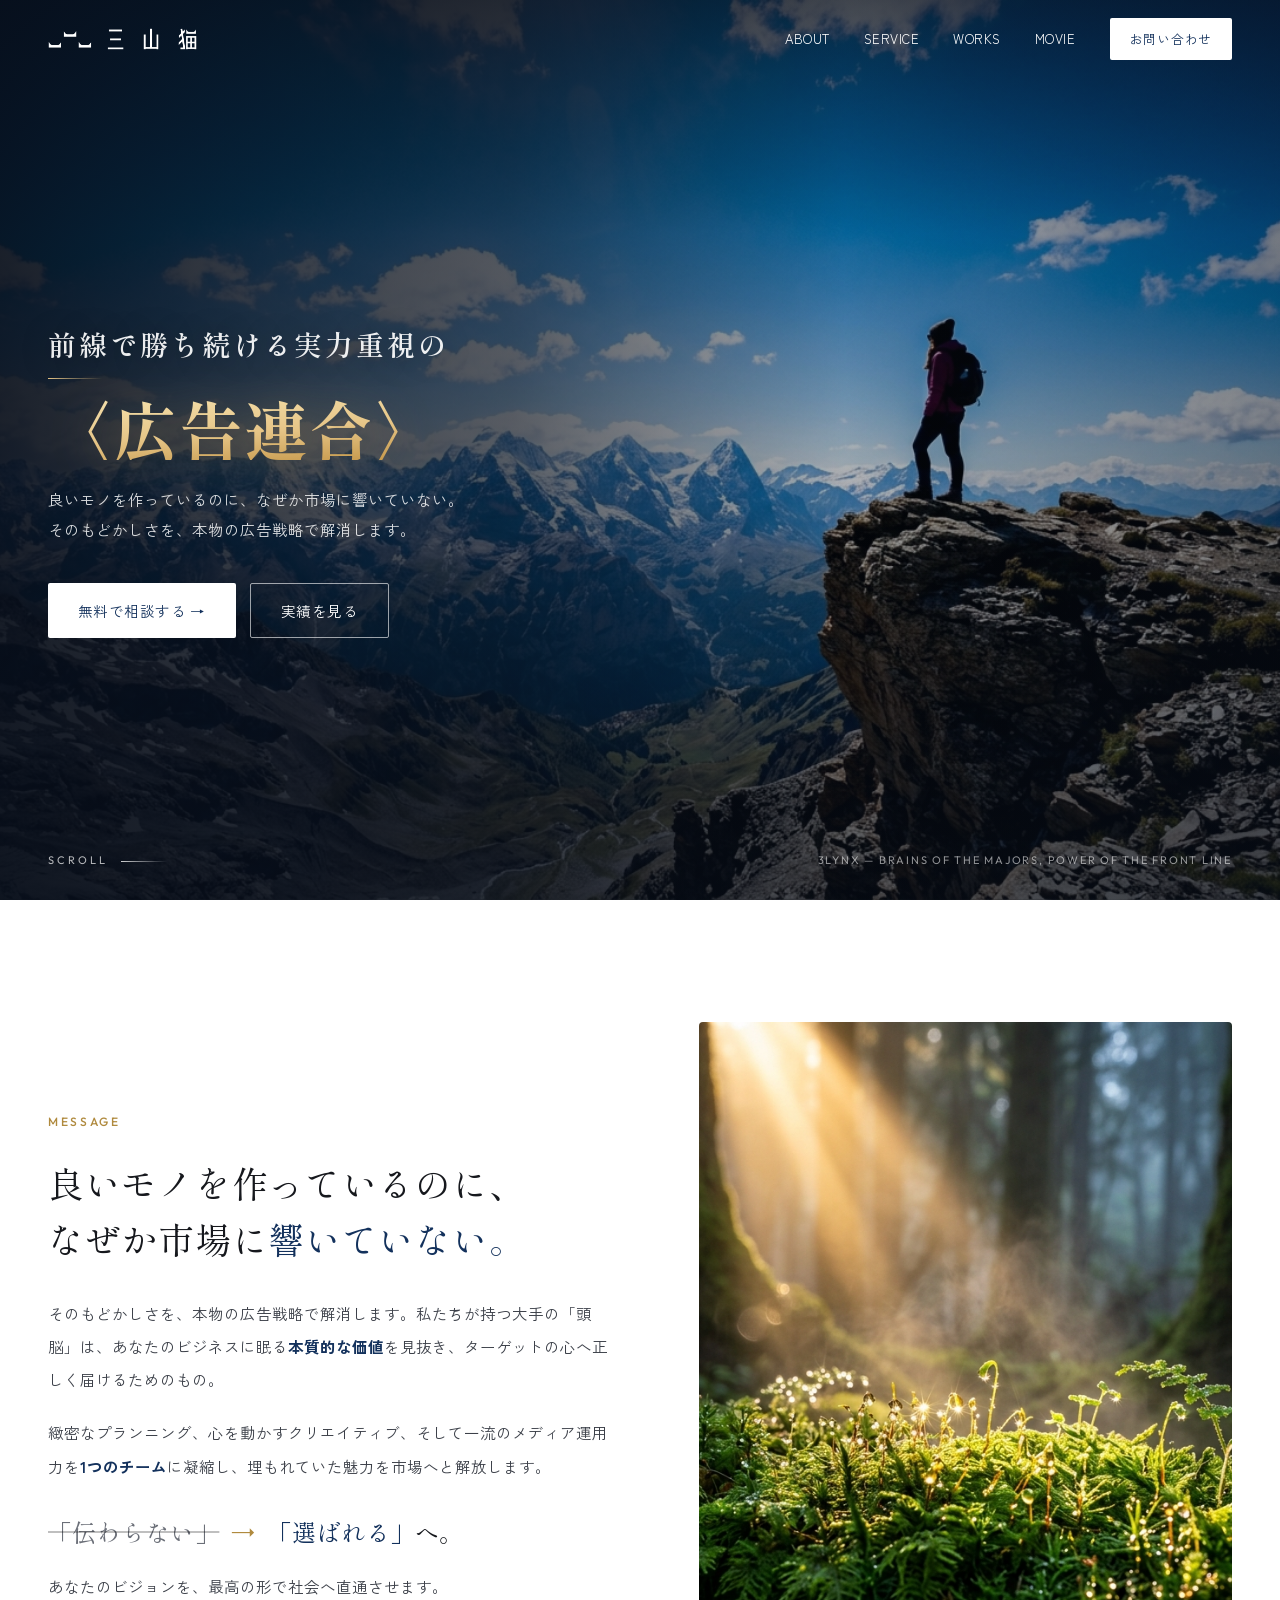
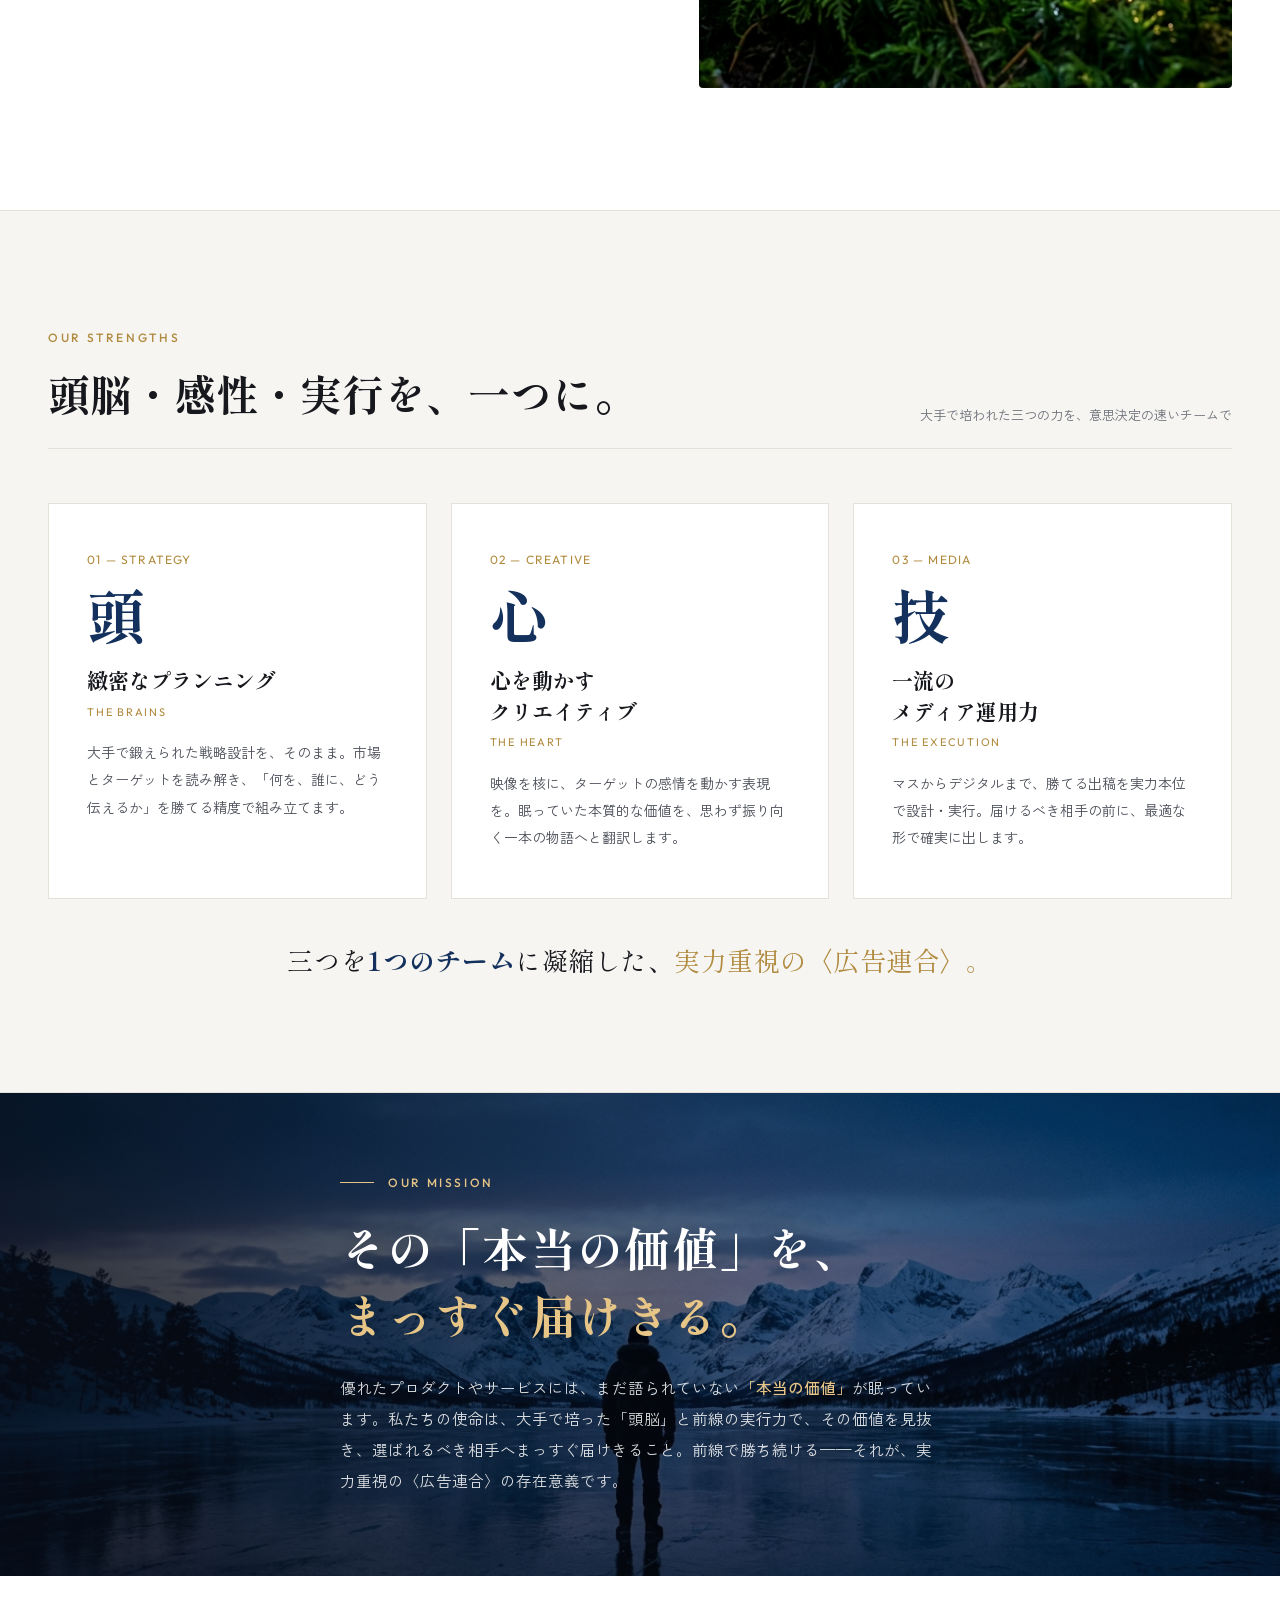
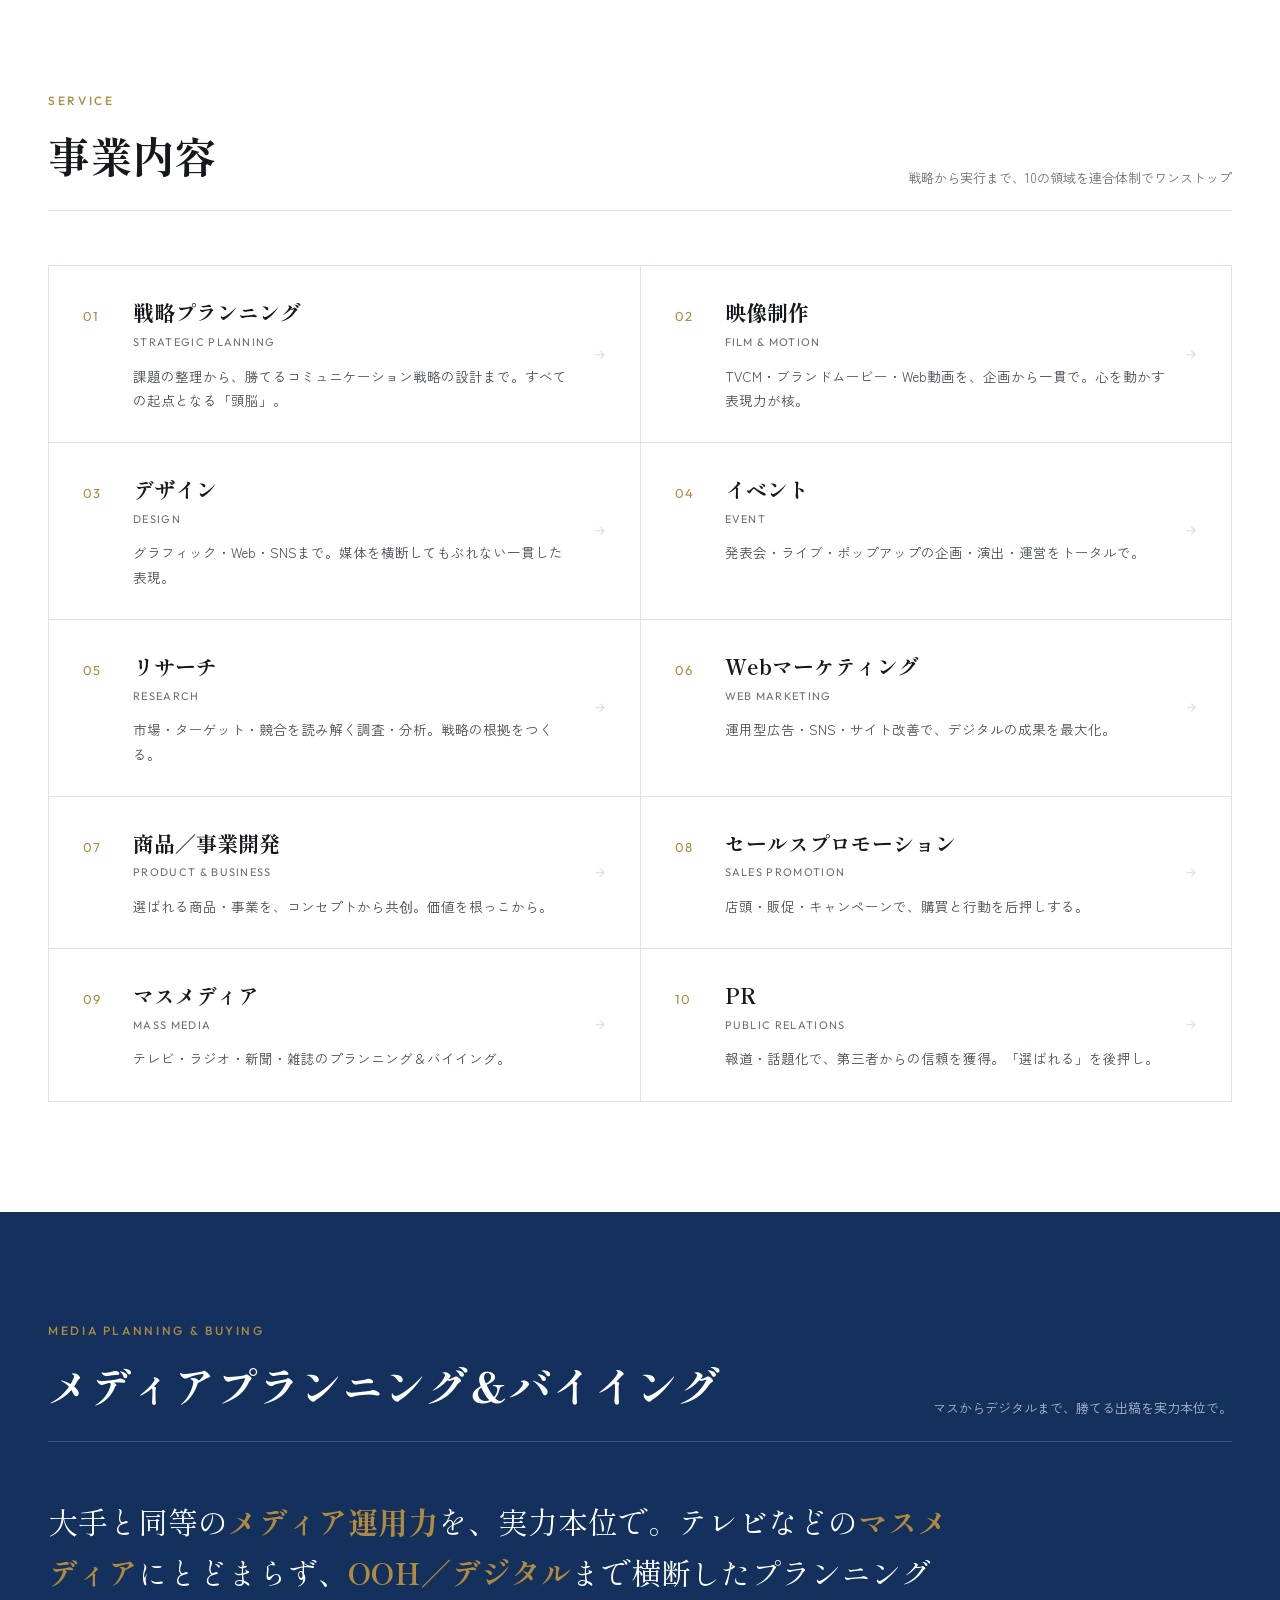
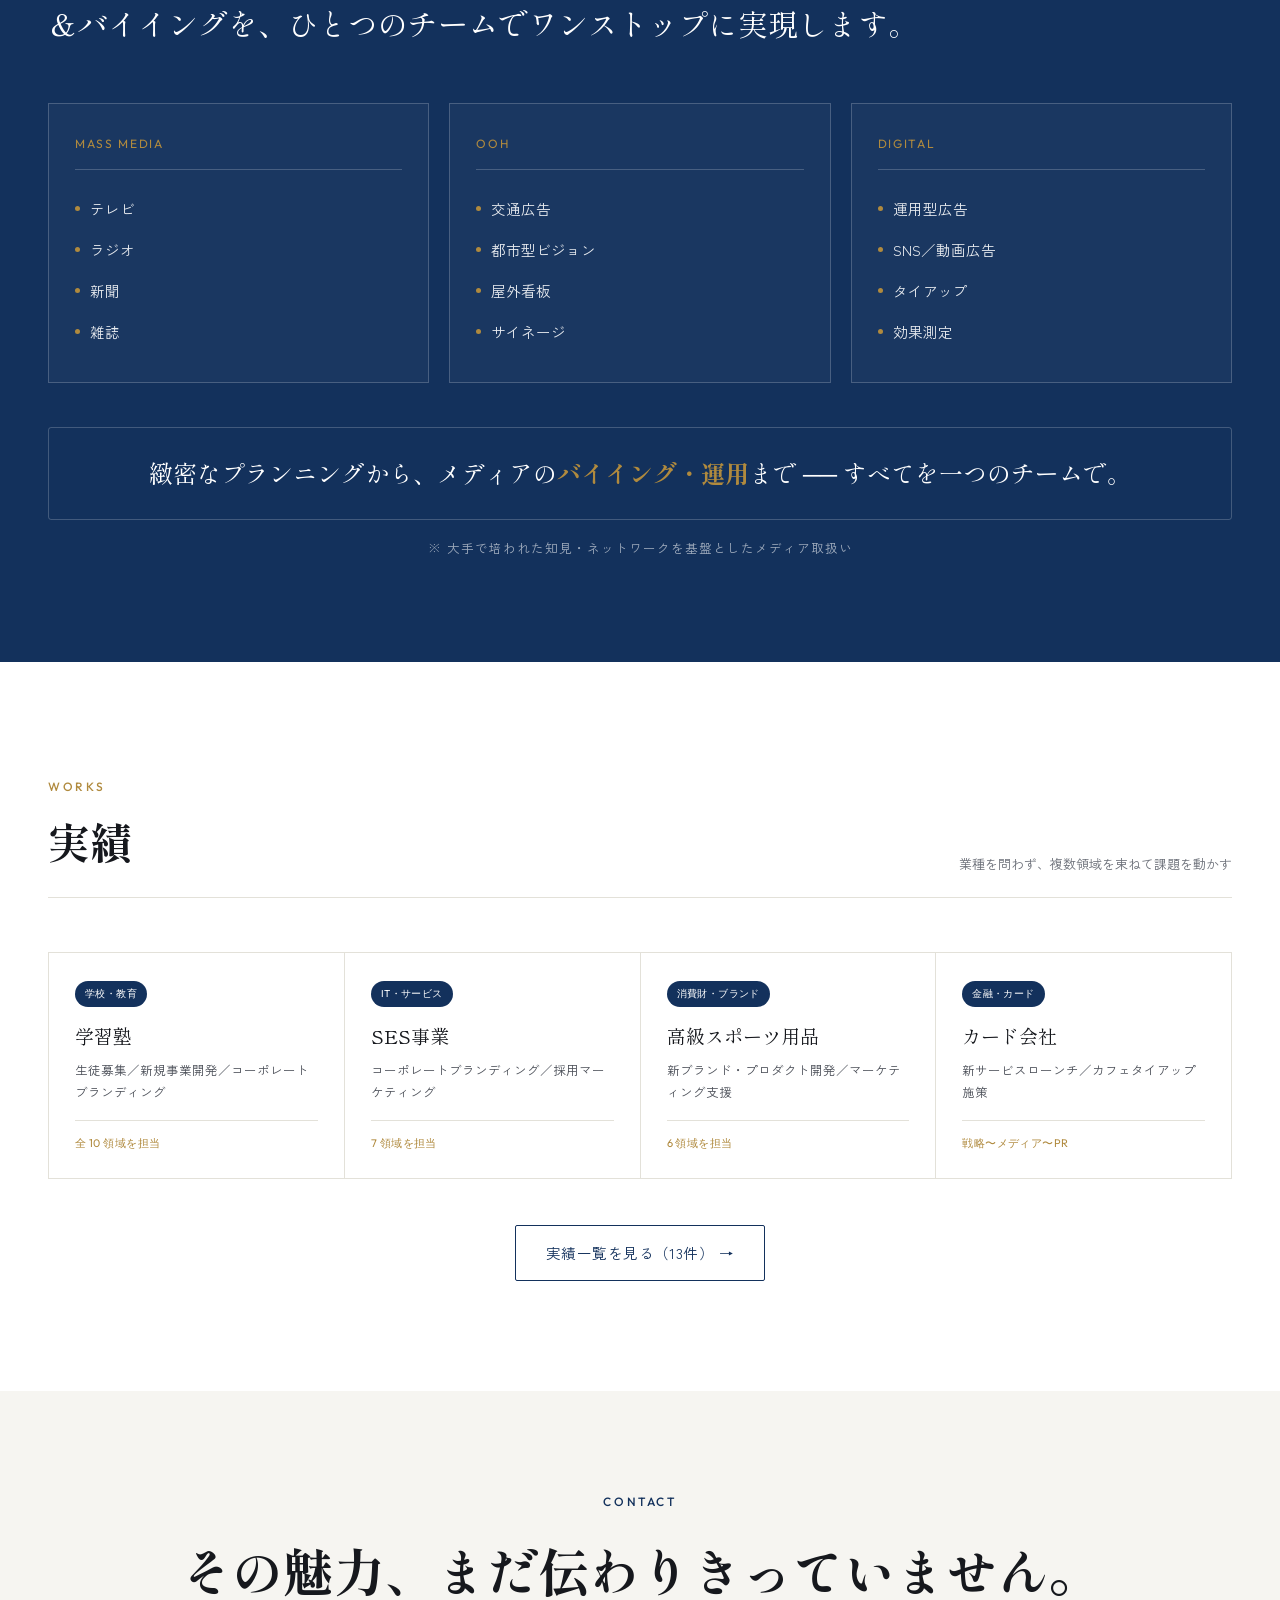
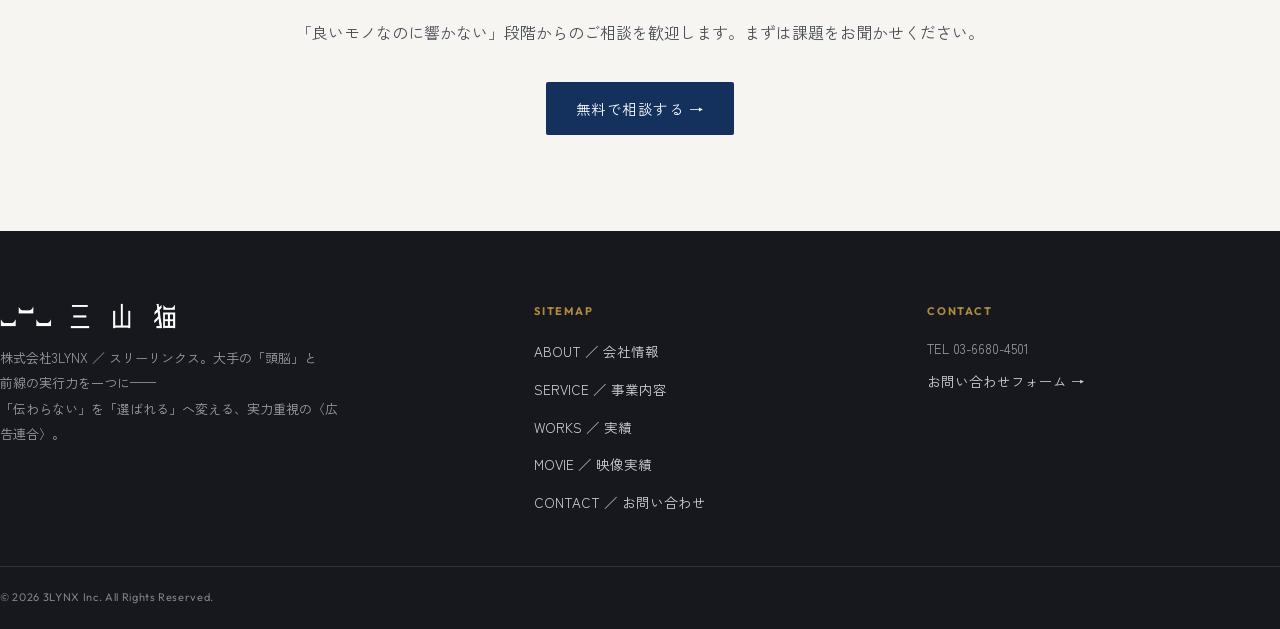
<file: index.html>
<!DOCTYPE html>
<html lang="ja">
<head>
<meta charset="UTF-8">
<meta name="viewport" content="width=device-width, initial-scale=1.0">
<title>株式会社3LYNX ｜ 大手の「頭脳」を、本当の価値を届ける力に。</title>
<link rel="preconnect" href="https://fonts.googleapis.com">
<link rel="preconnect" href="https://fonts.gstatic.com" crossorigin>
<link href="https://fonts.googleapis.com/css2?family=Shippori+Mincho:wght@500;600;700;800&family=Zen+Kaku+Gothic+New:wght@400;500;700&family=Outfit:wght@300;400;500;600&display=swap" rel="stylesheet">
<link rel="stylesheet" href="styles.css">
<style>
/* ===== cinematic full-bleed hero ===== */
.hero{position:relative;min-height:100svh;display:flex;align-items:center;overflow:hidden}
.hero-bg{position:absolute;inset:0;z-index:0}
.hero-bg img{width:100%;height:100%;object-fit:cover;object-position:center 30%;transform:scaleX(-1)}
.hero-overlay{position:absolute;inset:0;z-index:1;
  background:
    linear-gradient(90deg,rgba(7,13,24,.9) 0%,rgba(7,13,24,.62) 40%,rgba(7,13,24,.22) 66%,rgba(7,13,24,.42) 100%),
    linear-gradient(180deg,rgba(7,13,24,.7) 0%,rgba(7,13,24,.2) 26%,rgba(7,13,24,.12) 55%,rgba(7,13,24,.6) 100%);
}
.hero-inner{position:relative;z-index:2;width:100%;color:#fff;padding-top:60px}
.hero .ey{color:#d4ac63;display:flex;align-items:center;gap:14px;margin-bottom:26px}
.hero .ey::before{content:"";width:40px;height:1px;background:#d4ac63}
.hero h1{font-family:"Shippori Mincho",serif;letter-spacing:.02em}
.hero h1 .top{display:block;font-weight:600;font-size:clamp(20px,2.3vw,28px);letter-spacing:.1em;color:rgba(255,255,255,.92);text-shadow:0 2px 30px rgba(0,0,0,.4)}
.hero h1 .rule{display:block;width:54px;height:1px;background:linear-gradient(90deg,#e6c587,transparent);margin:11px 0 17px}
.hero h1 .big{display:block;font-weight:800;font-size:clamp(40px,5.4vw,64px);line-height:1;letter-spacing:.02em;background:linear-gradient(176deg,#f6e3b0 0%,#e6c587 34%,#c79a4d 60%,#f6e3b0 100%);-webkit-background-clip:text;background-clip:text;color:transparent;filter:drop-shadow(0 5px 22px rgba(216,178,95,.38))}
.hero .htag{font-family:"Shippori Mincho",serif;font-size:clamp(16px,1.8vw,22px);color:#fff;margin-top:24px;letter-spacing:.04em;display:inline-flex;align-items:center;gap:14px;flex-wrap:wrap}
.hero .htag .gw{color:#e6c587;font-weight:700;font-size:1.18em;letter-spacing:.06em;text-shadow:0 2px 24px rgba(230,197,135,.35)}
.hero .htag::before{content:"";width:26px;height:1px;background:rgba(255,255,255,.6)}
.hero .lead{margin-top:24px;max-width:500px;font-size:15.5px;line-height:1.95;color:rgba(255,255,255,.84)}
.hero-cta{display:flex;gap:14px;margin-top:38px;flex-wrap:wrap}
.btn.light.solid{background:#fff;color:var(--navy)}
.btn.light.solid:hover{background:#f0eee8;transform:translateY(-2px)}
.btn.light.ghost{border:1px solid rgba(255,255,255,.6);color:#fff}
.btn.light.ghost:hover{background:rgba(255,255,255,.12);border-color:#fff}
.hero-foot{position:absolute;left:0;right:0;bottom:30px;z-index:2}
.hero-foot .row{display:flex;align-items:flex-end;justify-content:space-between;gap:20px}
.scrollcue{display:flex;align-items:center;gap:13px;font-family:"Outfit";font-size:11px;letter-spacing:.28em;color:rgba(255,255,255,.7)}
.scrollcue::after{content:"";width:46px;height:1px;background:linear-gradient(90deg,rgba(255,255,255,.8),transparent);animation:cue 1.9s ease-in-out infinite}
@keyframes cue{0%,100%{opacity:.35;transform:scaleX(.6);transform-origin:left}50%{opacity:1;transform:scaleX(1)}}
.hero-loc{font-family:"Outfit";font-size:11px;letter-spacing:.16em;color:rgba(255,255,255,.55);text-transform:uppercase}

/* header transparent over hero, solid on scroll */
header{transition:background .35s,border-color .35s,backdrop-filter .35s}
header.over-hero{background:transparent;backdrop-filter:none;border-bottom-color:transparent}
header.over-hero .logo .logo-dark{display:none}
header.over-hero .logo .logo-light{display:block}
header.over-hero .navlinks a{color:#fff}
header.over-hero .navlinks a:not(.cbtn)::after{background:#fff}
header.over-hero .navlinks .cbtn{background:#fff;color:var(--navy)}
header.over-hero .navlinks .cbtn:hover{background:#f0eee8;color:var(--navy)}
header.over-hero.scrolled{background:rgba(255,255,255,.9);backdrop-filter:blur(10px);border-bottom-color:var(--line)}
header.over-hero.scrolled .logo .logo-dark{display:block}
header.over-hero.scrolled .logo .logo-light{display:none}
header.over-hero.scrolled .navlinks a{color:var(--ink)}
header.over-hero.scrolled .navlinks a:hover{color:var(--navy)}
header.over-hero.scrolled .navlinks a:not(.cbtn)::after{background:var(--navy)}
header.over-hero.scrolled .navlinks .cbtn{background:var(--navy);color:#fff}

/* ===== decorative image placeholder ===== */
.deco-cap{position:absolute;left:16px;bottom:14px;z-index:4;max-width:82%;font-family:"Outfit",sans-serif;font-size:11px;letter-spacing:.03em;color:rgba(255,255,255,.78);line-height:1.65;background:rgba(7,13,24,.4);backdrop-filter:blur(5px);padding:9px 13px;border-left:2px solid var(--gold)}
.deco-cap b{color:#e6c587;font-weight:500;letter-spacing:.1em}

/* ===== message / concept ===== */
.message{padding:122px 0}
.msg-grid{display:grid;grid-template-columns:1.05fr .95fr;gap:62px;align-items:center}
.msg-text .ey{color:var(--gold)}
.msg-lead{font-family:"Shippori Mincho",serif;font-size:clamp(23px,2.9vw,36px);line-height:1.55;color:var(--ink);margin-top:22px;letter-spacing:.02em}
.msg-lead .nv{color:var(--navy)}
.msg-body{margin-top:30px;font-size:15.5px;line-height:2.15;color:#3c4049;max-width:560px}
.msg-body p+p{margin-top:20px}
.msg-body b{color:var(--navy);font-weight:700}
.msg-turn{margin-top:30px;font-family:"Shippori Mincho",serif;font-size:clamp(18px,2vw,24px);color:var(--ink);letter-spacing:.02em}
.msg-turn .x{color:var(--muted);text-decoration:line-through;text-decoration-color:rgba(0,0,0,.25)}
.msg-turn .o{color:var(--navy)}
.msg-turn .arw{color:var(--gold);margin:0 12px}
.msg-visual{position:relative}
.msg-visual .vph{aspect-ratio:4/5;border-radius:4px}
.msg-visual img{display:block;width:100%;aspect-ratio:4/5;object-fit:cover;border-radius:4px}
.msg-visual .mv-cap{position:absolute;left:0;bottom:0;z-index:3;background:var(--navy);color:#fff;padding:18px 24px;max-width:84%;border-top-right-radius:4px}
.msg-visual .mv-cap .ey{color:var(--gold);margin-bottom:8px;white-space:nowrap}
.msg-visual .mv-cap p{font-family:"Shippori Mincho",serif;font-size:15px;line-height:1.6}

/* ===== strengths 三位一体 ===== */
.strengths{background:var(--paper);border-top:1px solid var(--line);border-bottom:1px solid var(--line);padding:112px 0}
.tri{display:grid;grid-template-columns:repeat(3,1fr);gap:24px;margin-top:54px}
.tcard{background:#fff;border:1px solid var(--line);padding:46px 38px;position:relative;transition:transform .25s,box-shadow .25s}
.tcard:hover{transform:translateY(-4px);box-shadow:0 24px 50px -34px rgba(15,27,45,.55)}
.tcard .gi{font-family:"Outfit";font-size:12px;letter-spacing:.1em;color:var(--gold)}
.tcard .kanji{font-family:"Shippori Mincho",serif;font-weight:700;font-size:58px;line-height:1;color:var(--navy);margin:16px 0 22px}
.tcard h3{font-family:"Shippori Mincho",serif;font-size:21px;color:var(--ink);line-height:1.45}
.tcard .en{font-family:"Outfit";font-size:11px;letter-spacing:.16em;text-transform:uppercase;color:var(--gold);margin-top:8px}
.tcard p{font-size:14px;color:#4a4e57;line-height:1.95;margin-top:18px}
.tri-line{margin-top:40px;text-align:center;font-family:"Shippori Mincho",serif;font-size:clamp(18px,2.2vw,26px);color:var(--ink);letter-spacing:.02em}
.tri-line b{color:var(--navy)}
.tri-line .br{color:var(--gold)}

/* ===== full-bleed decorative band ===== */
.band{position:relative;min-height:46vh;display:flex;align-items:center;overflow:hidden;padding:80px 0}
.band .vph{position:absolute;inset:0}
.band .bandimg{position:absolute;inset:0;width:100%;height:100%;object-fit:cover;object-position:center 42%}
.band-overlay{position:absolute;inset:0;z-index:2;background:linear-gradient(90deg,rgba(7,13,24,.82),rgba(7,13,24,.45) 55%,rgba(7,13,24,.3))}
.band-copy{position:relative;z-index:3;color:#fff}
.band-copy .ey{color:#e6c587;display:flex;align-items:center;gap:14px}
.band-copy .ey::before{content:"";width:34px;height:1px;background:#e6c587}
.band-copy h2{font-family:"Shippori Mincho",serif;font-size:clamp(26px,3.6vw,46px);line-height:1.45;margin-top:22px;letter-spacing:.03em;text-shadow:0 2px 30px rgba(0,0,0,.4)}
.band-copy h2 .g{color:#e6c587}
.band-copy p{margin-top:24px;max-width:600px;font-size:15.5px;line-height:2;color:rgba(255,255,255,.85)}
.band-copy p b{color:#e6c587;font-weight:500}

/* service preview — 10 services */
.sgrid{display:grid;grid-template-columns:repeat(2,1fr);gap:1px;background:var(--line);border:1px solid var(--line)}
.scell{background:#fff;padding:30px 34px;transition:background .25s;text-decoration:none;color:inherit;display:flex;align-items:baseline;gap:20px}
.scell:hover{background:var(--paper)}
.scell .ico{font-family:"Outfit";font-size:13px;letter-spacing:.08em;color:var(--gold);flex:none;width:30px;padding-top:4px}
.scell .sbody{flex:1}
.scell h3{font-family:"Shippori Mincho",serif;font-size:21px;display:inline-block}
.scell .en{font-family:"Outfit";font-size:11px;letter-spacing:.12em;color:var(--muted);text-transform:uppercase;margin-top:4px}
.scell p{font-size:13.5px;color:#4a4e57;margin-top:12px;line-height:1.8}
.scell .arr{flex:none;color:var(--line);font-family:"Outfit";transition:color .2s,transform .2s;align-self:center}
.scell:hover .arr{color:var(--navy);transform:translateX(3px)}

/* media */
.media{background:var(--navy);color:#fff;padding:104px 0}
.media .sec-head{border-color:rgba(255,255,255,.18)}
.media .sec-head h2{color:#fff}.media .sec-head .ey{color:var(--gold)}.media .sec-head .jp{color:rgba(255,255,255,.65)}
.mlead{font-family:"Shippori Mincho",serif;font-size:clamp(20px,2.4vw,30px);line-height:1.7;max-width:900px;margin-bottom:54px}
.mlead b{color:var(--gold)}
.mcols{display:grid;grid-template-columns:repeat(3,1fr);gap:20px}
.mcol{border:1px solid rgba(255,255,255,.2);padding:30px 26px;background:rgba(255,255,255,.03)}
.mcol .h{font-family:"Outfit";letter-spacing:.14em;font-size:12px;color:var(--gold);text-transform:uppercase;padding-bottom:16px;border-bottom:1px solid rgba(255,255,255,.2);margin-bottom:18px}
.mcol ul{list-style:none}
.mcol li{font-size:14.5px;padding:9px 0;color:rgba(255,255,255,.9);display:flex;align-items:center;gap:10px}
.mcol li::before{content:"";width:5px;height:5px;background:var(--gold);border-radius:50%;flex:none}
.onestop-line{margin-top:44px;text-align:center;font-family:"Shippori Mincho",serif;font-size:clamp(18px,2vw,24px);padding:26px;border:1px solid rgba(255,255,255,.2);border-radius:3px}
.onestop-line b{color:var(--gold)}
.partner{margin-top:18px;text-align:center;font-size:12.5px;letter-spacing:.08em;color:rgba(255,255,255,.6)}

/* ===== works — real project cards ===== */
.wkmini{display:grid;grid-template-columns:repeat(4,1fr);gap:1px;background:var(--line);border:1px solid var(--line)}
.wkmini .wk{background:#fff;padding:28px 26px 26px;display:flex;flex-direction:column;transition:background .25s}
.wkmini .wk:hover{background:var(--paper)}
.wkmini .cat{font-family:"Outfit";font-size:10px;letter-spacing:.04em;color:#fff;background:var(--navy);align-self:flex-start;padding:5px 10px;border-radius:999px;margin-bottom:16px}
.wkmini .nm{font-family:"Shippori Mincho",serif;font-size:19px;color:var(--ink);line-height:1.4}
.wkmini .task{font-size:12.5px;color:#4a4e57;line-height:1.7;margin-top:10px;flex:1}
.wkmini .cnt{margin-top:18px;padding-top:14px;border-top:1px solid var(--line);font-family:"Outfit";font-size:11px;letter-spacing:.04em;color:var(--gold)}
.morebar{text-align:center;margin-top:46px}

/* cta */
.cta{background:var(--paper);padding:96px 0;text-align:center}
.cta .ey{color:var(--navy)}
.cta h2{font-family:"Shippori Mincho",serif;font-size:clamp(30px,4vw,52px);margin:18px 0 8px}
.cta p{color:#4a4e57;margin-bottom:36px}

@media(max-width:900px){
  .hero h1{font-size:clamp(30px,7.5vw,44px)}
  .hero-foot .hero-loc{display:none}
  .msg-grid{grid-template-columns:1fr;gap:40px}
  .tri,.sgrid,.mcols{grid-template-columns:1fr}
  .steps{grid-template-columns:1fr;gap:22px}
  .steps .step:not(:last-child)::after{content:"↓";top:auto;bottom:-20px;right:auto;left:0}
  .case{padding:34px 26px}
}
</style>
</head>
<body>

<header class="over-hero" id="siteHeader">
  <div class="wrap nav">
    <a class="logo" href="index.html"><img class="logo-dark" src="assets/logo-navy.png" alt="3LYNX"><img class="logo-light" src="assets/logo-w.png" alt="3LYNX"></a>
    <nav class="navlinks">
      <a href="about.html">ABOUT</a>
      <a href="service.html">SERVICE</a>
      <a href="works.html">WORKS</a>
      <a href="movie.html">MOVIE</a>
      <a href="contact.html" class="cbtn">お問い合わせ</a>
    </nav>
  </div>
</header>

<!-- HERO -->
<section class="hero" id="top">
  <div class="hero-bg"><img src="assets/hero.png" alt="夜明けの湖に立つ人物と山並み"></div>
  <div class="hero-overlay"></div>
  <div class="wrap hero-inner">
    <h1><span class="top">前線で勝ち続ける実力重視の</span><span class="rule"></span><span class="big">〈広告連合〉</span></h1>
    <p class="lead">良いモノを作っているのに、なぜか市場に響いていない。<br>そのもどかしさを、本物の広告戦略で解消します。</p>
    <div class="hero-cta">
      <a class="btn light solid" href="contact.html">無料で相談する →</a>
      <a class="btn light ghost" href="works.html">実績を見る</a>
    </div>
  </div>
  <div class="wrap hero-foot">
    <div class="row">
      <div class="scrollcue">SCROLL</div>
      <div class="hero-loc">3LYNX — Brains of the Majors, Power of the Front Line</div>
    </div>
  </div>
</section>

<!-- MESSAGE / CONCEPT -->
<section class="message">
  <div class="wrap msg-grid">
    <div class="msg-text">
      <span class="ey">Message</span>
      <div class="msg-lead">良いモノを作っているのに、<br>なぜか市場に<span class="nv">響いていない。</span></div>
      <div class="msg-body">
        <p>そのもどかしさを、本物の広告戦略で解消します。私たちが持つ大手の「頭脳」は、あなたのビジネスに眠る<b>本質的な価値</b>を見抜き、ターゲットの心へ正しく届けるためのもの。</p>
        <p>緻密なプランニング、心を動かすクリエイティブ、そして一流のメディア運用力を<b>1つのチーム</b>に凝縮し、埋もれていた魅力を市場へと解放します。</p>
      </div>
      <div class="msg-turn"><span class="x">「伝わらない」</span><span class="arw">→</span><span class="o">「選ばれる」</span>へ。</div>
      <p class="msg-body" style="margin-top:18px">あなたのビジョンを、最高の形で社会へ直通させます。</p>
    </div>
    <div class="msg-visual">
      <img src="assets/message.png" alt="朝露に輝く苔と、木々の間を差し込む一筋の光">
      <div class="mv-cap" style="opacity: 0">
        <div class="ey">3LYNX — Value</div>
        <p>眠っていた価値に、<br>一筋の光を。</p>
      </div>
    </div>
  </div>
</section>

<!-- STRENGTHS 三位一体 -->
<section class="strengths">
  <div class="wrap">
    <div class="sec-head">
      <div><span class="ey">Our Strengths</span><h2>頭脳・感性・実行を、一つに。</h2></div>
      <span class="jp">大手で培われた三つの力を、意思決定の速いチームで</span>
    </div>
    <div class="tri">
      <div class="tcard">
        <div class="gi">01 — STRATEGY</div>
        <div class="kanji">頭</div>
        <h3>緻密なプランニング</h3>
        <div class="en">The Brains</div>
        <p>大手で鍛えられた戦略設計を、そのまま。市場とターゲットを読み解き、「何を、誰に、どう伝えるか」を勝てる精度で組み立てます。</p>
      </div>
      <div class="tcard">
        <div class="gi">02 — CREATIVE</div>
        <div class="kanji">心</div>
        <h3>心を動かす<br>クリエイティブ</h3>
        <div class="en">The Heart</div>
        <p>映像を核に、ターゲットの感情を動かす表現を。眠っていた本質的な価値を、思わず振り向く一本の物語へと翻訳します。</p>
      </div>
      <div class="tcard">
        <div class="gi">03 — MEDIA</div>
        <div class="kanji">技</div>
        <h3>一流の<br>メディア運用力</h3>
        <div class="en">The Execution</div>
        <p>マスからデジタルまで、勝てる出稿を実力本位で設計・実行。届けるべき相手の前に、最適な形で確実に出します。</p>
      </div>
    </div>
    <div class="tri-line">三つを<b>1つのチーム</b>に凝縮した、<span class="br">実力重視の〈広告連合〉。</span></div>
  </div>
</section>

<!-- DECORATIVE BAND -->
<section class="band">
  <img class="bandimg" src="assets/mission.png" alt="黄昏の凍った湖に一人立ち、雪山を見渡す人物">
  <div class="band-overlay"></div>
  <div class="wrap band-copy">
    <span class="ey">Our Mission</span>
    <h2>その「本当の価値」を、<br><span class="g">まっすぐ届けきる。</span></h2>
    <p>優れたプロダクトやサービスには、まだ語られていない<b>「本当の価値」</b>が眠っています。私たちの使命は、大手で培った「頭脳」と前線の実行力で、その価値を見抜き、選ばれるべき相手へまっすぐ届けきること。前線で勝ち続ける——それが、実力重視の〈広告連合〉の存在意義です。</p>
  </div>
</section>

<!-- SERVICE -->
<section class="sec" id="service">
  <div class="wrap">
    <div class="sec-head">
      <div><span class="ey">Service</span><h2>事業内容</h2></div>
      <span class="jp">戦略から実行まで、10の領域を連合体制でワンストップ</span>
    </div>
    <div class="sgrid">
      <a class="scell" href="service.html#strategy">
        <div class="ico">01</div>
        <div class="sbody"><h3>戦略プランニング</h3><div class="en">Strategic Planning</div>
        <p>課題の整理から、勝てるコミュニケーション戦略の設計まで。すべての起点となる「頭脳」。</p></div>
        <span class="arr">→</span>
      </a>
      <a class="scell" href="service.html#film">
        <div class="ico">02</div>
        <div class="sbody"><h3>映像制作</h3><div class="en">Film &amp; Motion</div>
        <p>TVCM・ブランドムービー・Web動画を、企画から一貫で。心を動かす表現力が核。</p></div>
        <span class="arr">→</span>
      </a>
      <a class="scell" href="service.html#design">
        <div class="ico">03</div>
        <div class="sbody"><h3>デザイン</h3><div class="en">Design</div>
        <p>グラフィック・Web・SNSまで。媒体を横断してもぶれない一貫した表現。</p></div>
        <span class="arr">→</span>
      </a>
      <a class="scell" href="service.html#event">
        <div class="ico">04</div>
        <div class="sbody"><h3>イベント</h3><div class="en">Event</div>
        <p>発表会・ライブ・ポップアップの企画・演出・運営をトータルで。</p></div>
        <span class="arr">→</span>
      </a>
      <a class="scell" href="service.html#research">
        <div class="ico">05</div>
        <div class="sbody"><h3>リサーチ</h3><div class="en">Research</div>
        <p>市場・ターゲット・競合を読み解く調査・分析。戦略の根拠をつくる。</p></div>
        <span class="arr">→</span>
      </a>
      <a class="scell" href="service.html#webmarketing">
        <div class="ico">06</div>
        <div class="sbody"><h3>Webマーケティング</h3><div class="en">Web Marketing</div>
        <p>運用型広告・SNS・サイト改善で、デジタルの成果を最大化。</p></div>
        <span class="arr">→</span>
      </a>
      <a class="scell" href="service.html#product">
        <div class="ico">07</div>
        <div class="sbody"><h3>商品／事業開発</h3><div class="en">Product &amp; Business</div>
        <p>選ばれる商品・事業を、コンセプトから共创。価値を根っこから。</p></div>
        <span class="arr">→</span>
      </a>
      <a class="scell" href="service.html#promotion">
        <div class="ico">08</div>
        <div class="sbody"><h3>セールスプロモーション</h3><div class="en">Sales Promotion</div>
        <p>店頭・販促・キャンペーンで、購買と行動を后押しする。</p></div>
        <span class="arr">→</span>
      </a>
      <a class="scell" href="service.html#massmedia">
        <div class="ico">09</div>
        <div class="sbody"><h3>マスメディア</h3><div class="en">Mass Media</div>
        <p>テレビ・ラジオ・新聞・雑誌のプランニング＆バイイング。</p></div>
        <span class="arr">→</span>
      </a>
      <a class="scell" href="service.html#pr">
        <div class="ico">10</div>
        <div class="sbody"><h3>PR</h3><div class="en">Public Relations</div>
        <p>報道・話題化で、第三者からの信頼を獲得。「選ばれる」を後押し。</p></div>
        <span class="arr">→</span>
      </a>
    </div>
  </div>
</section>

<!-- MEDIA -->
<section class="media" id="media">
  <div class="wrap">
    <div class="sec-head">
      <div><span class="ey">Media Planning &amp; Buying</span><h2>メディアプランニング＆バイイング</h2></div>
      <span class="jp">マスからデジタルまで、勝てる出稿を実力本位で。</span>
    </div>
    <p class="mlead">大手と同等の<b>メディア運用力</b>を、実力本位で。テレビなどの<b>マスメディア</b>にとどまらず、<b>OOH／デジタル</b>まで横断したプランニング＆バイイングを、ひとつのチームでワンストップに実現します。</p>
    <div class="mcols">
      <div class="mcol"><div class="h">Mass Media</div><ul><li>テレビ</li><li>ラジオ</li><li>新聞</li><li>雑誌</li></ul></div>
      <div class="mcol"><div class="h">OOH</div><ul><li>交通広告</li><li>都市型ビジョン</li><li>屋外看板</li><li>サイネージ</li></ul></div>
      <div class="mcol"><div class="h">Digital</div><ul><li>運用型広告</li><li>SNS／動画広告</li><li>タイアップ</li><li>効果測定</li></ul></div>
    </div>
    <div class="onestop-line">緻密なプランニングから、メディアの<b>バイイング・運用</b>まで ── すべてを一つのチームで。</div>
    <div class="partner">※ 大手で培われた知見・ネットワークを基盤としたメディア取扱い</div>
  </div>
</section>

<!-- WORKS (text-based) -->
<section class="sec" id="works">
  <div class="wrap">
    <div class="sec-head">
      <div><span class="ey">Works</span><h2>実績</h2></div>
      <span class="jp">業種を問わず、複数領域を束ねて課題を動かす</span>
    </div>
    <div class="wkmini">
      <div class="wk">
        <span class="cat">学校・教育</span>
        <div class="nm">学習塾</div>
        <div class="task">生徒募集／新規事業開発／コーポレートブランディング</div>
        <div class="cnt">全 10 領域を担当</div>
      </div>
      <div class="wk">
        <span class="cat">IT・サービス</span>
        <div class="nm">SES事業</div>
        <div class="task">コーポレートブランディング／採用マーケティング</div>
        <div class="cnt">7 領域を担当</div>
      </div>
      <div class="wk">
        <span class="cat">消費財・ブランド</span>
        <div class="nm">高級スポーツ用品</div>
        <div class="task">新ブランド・プロダクト開発／マーケティング支援</div>
        <div class="cnt">6 領域を担当</div>
      </div>
      <div class="wk">
        <span class="cat">金融・カード</span>
        <div class="nm">カード会社</div>
        <div class="task">新サービスローンチ／カフェタイアップ施策</div>
        <div class="cnt">戦略〜メディア〜PR</div>
      </div>
    </div>
    <div class="morebar"><a class="btn ghost" href="works.html">実績一覧を見る（13件） →</a></div>
  </div>
</section>

<!-- CTA -->
<section class="cta">
  <div class="wrap">
    <span class="ey">Contact</span>
    <h2>その魅力、まだ伝わりきっていません。</h2>
    <p>「良いモノなのに響かない」段階からのご相談を歓迎します。まずは課題をお聞かせください。</p>
    <a class="btn solid" href="contact.html">無料で相談する →</a>
  </div>
</section>

<!-- FOOTER -->
<footer>
  <div class="wrap fmain">
    <div>
      <img class="flogo" src="assets/logo-w.png" alt="3LYNX">
      <p class="fdesc">株式会社3LYNX ／ スリーリンクス。大手の「頭脳」と<br>前線の実行力を一つに——<br>「伝わらない」を「選ばれる」へ変える、実力重視の〈広告連合〉。</p>
    </div>
    <div class="fcol">
      <h4>Sitemap</h4>
      <ul>
        <li><a href="about.html">ABOUT ／ 会社情報</a></li>
        <li><a href="service.html">SERVICE ／ 事業内容</a></li>
        <li><a href="works.html">WORKS ／ 実績</a></li>
        <li><a href="movie.html">MOVIE ／ 映像実績</a></li>
        <li><a href="contact.html">CONTACT ／ お問い合わせ</a></li>
      </ul>
    </div>
    <div class="fcol">
      <h4>Contact</h4>
      <div class="fline">TEL 03-6680-4501</div>
      <div class="fline"><a href="contact.html" style="text-decoration:none">お問い合わせフォーム →</a></div>
    </div>
  </div>
  <div class="wrap fbottom">
    <div class="c">© 2026 3LYNX Inc. All Rights Reserved.</div>
  </div>
</footer>

<script>
(function(){
  var h=document.getElementById('siteHeader');
  function onScroll(){ h.classList.toggle('scrolled', window.scrollY>60); }
  window.addEventListener('scroll',onScroll,{passive:true});
  onScroll();
})();
</script>
</body>
</html>
</file>
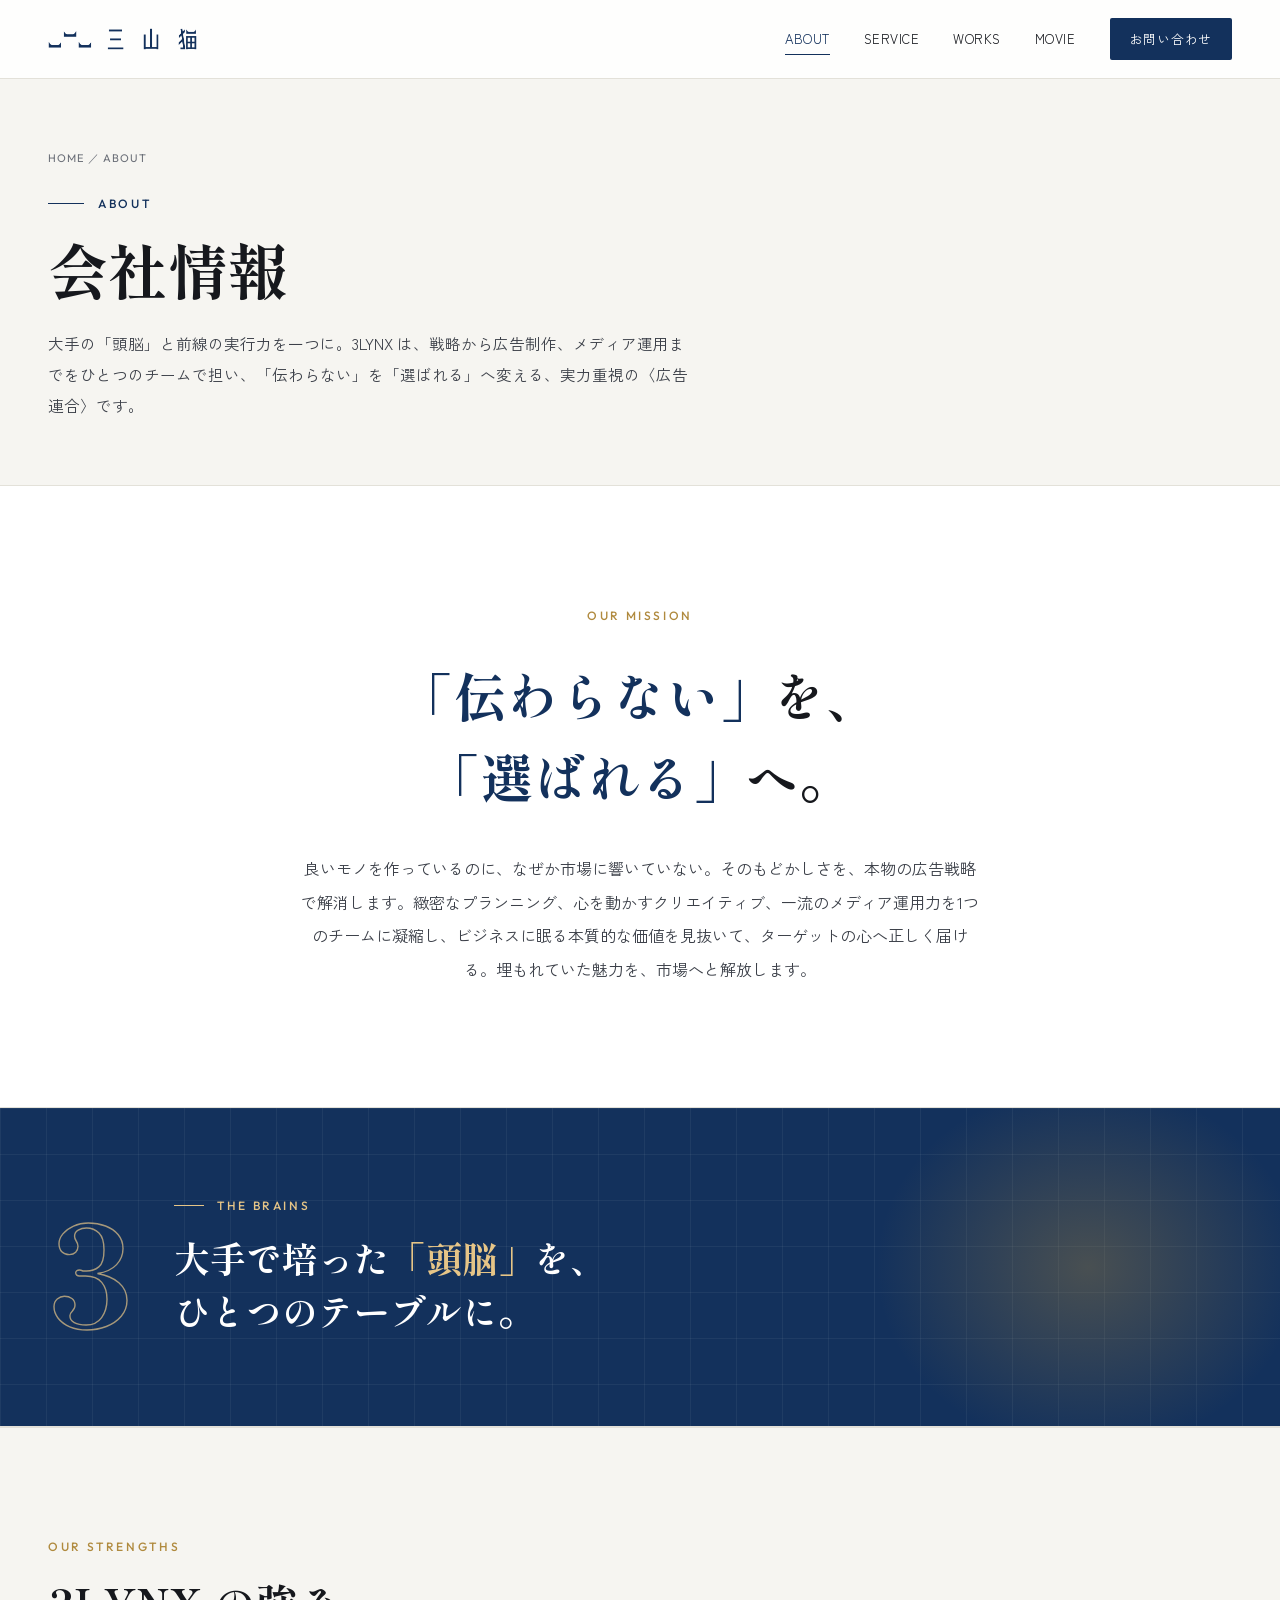
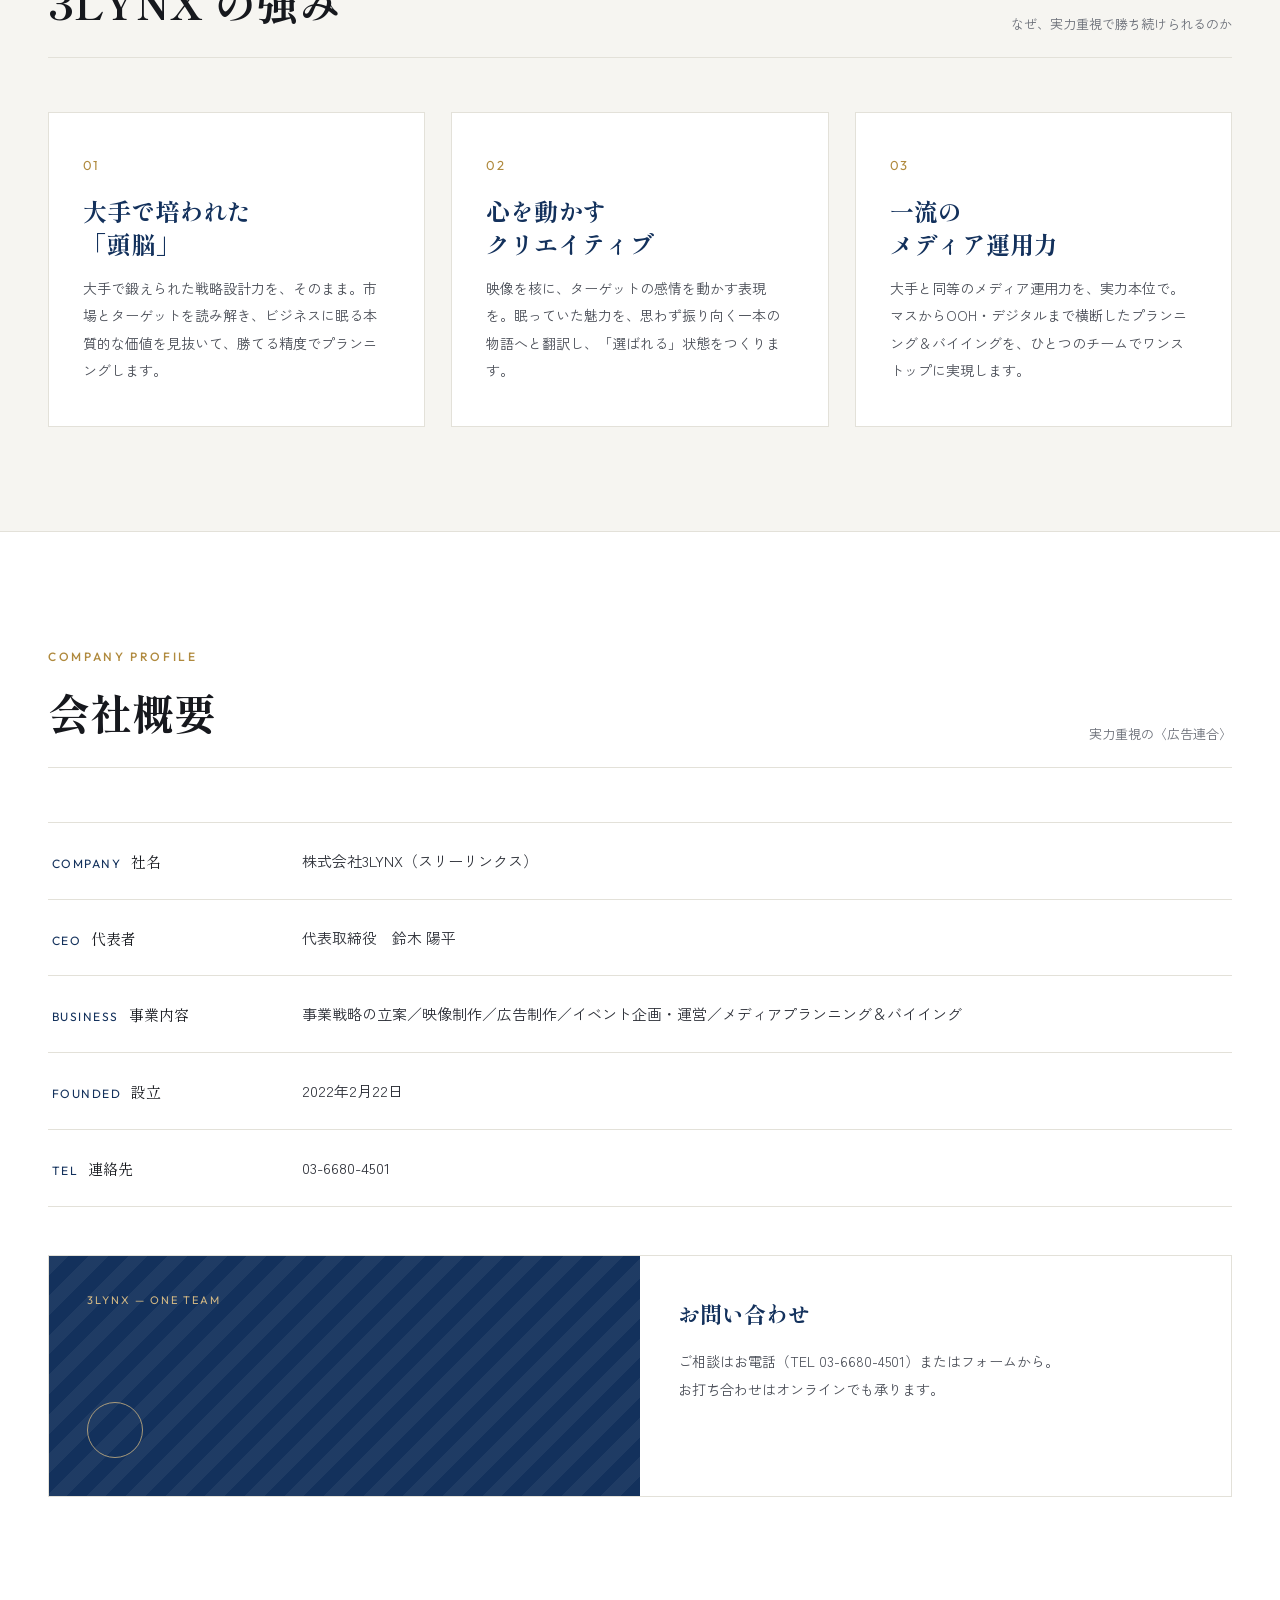
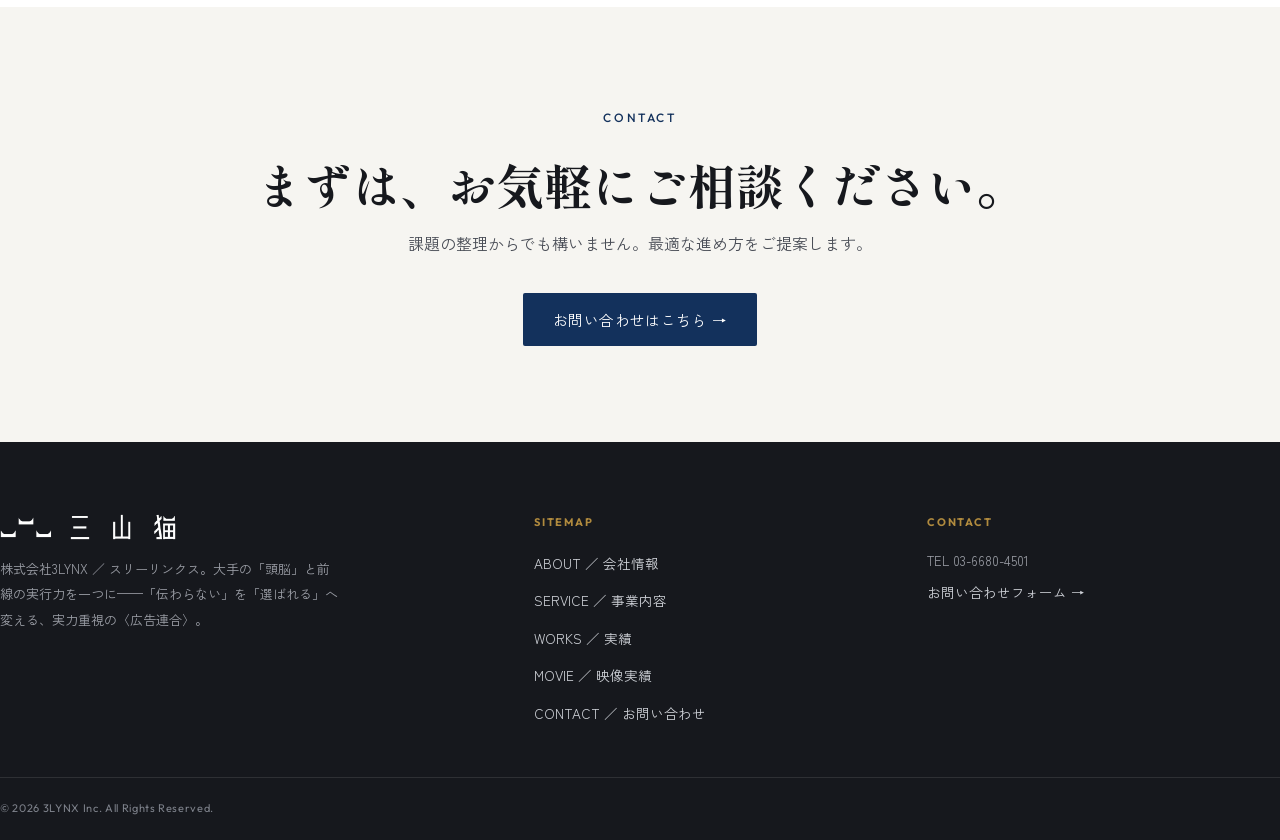
<file: about.html>
<!DOCTYPE html>
<html lang="ja">
<head>
<meta charset="UTF-8">
<meta name="viewport" content="width=device-width, initial-scale=1.0">
<title>ABOUT ｜ 株式会社3LYNX</title>
<link rel="preconnect" href="https://fonts.googleapis.com">
<link rel="preconnect" href="https://fonts.gstatic.com" crossorigin>
<link href="https://fonts.googleapis.com/css2?family=Shippori+Mincho:wght@500;600;700;800&family=Zen+Kaku+Gothic+New:wght@400;500;700&family=Outfit:wght@300;400;500;600&display=swap" rel="stylesheet">
<link rel="stylesheet" href="styles.css">
<style>
/* statement */
.statement{padding:120px 0;text-align:center}
.statement .ey{color:var(--gold);justify-content:center;display:flex}
.statement h2{font-family:"Shippori Mincho",serif;font-size:clamp(28px,4.2vw,52px);line-height:1.55;margin-top:30px;letter-spacing:.02em}
.statement h2 .nv{color:var(--navy)}
.statement p{max-width:680px;margin:36px auto 0;font-size:16px;line-height:2.1;color:#3c4049}

/* statement color band (no image) */
.stmt-band{position:relative;background:var(--navy);overflow:hidden;border-top:1px solid var(--line);border-bottom:1px solid var(--line);padding:88px 0}
.stmt-band::before{content:"";position:absolute;inset:0;z-index:0;
  background-image:linear-gradient(rgba(255,255,255,.05) 1px,transparent 1px),linear-gradient(90deg,rgba(255,255,255,.05) 1px,transparent 1px);
  background-size:46px 46px;}
.stmt-band::after{content:"";position:absolute;top:-30%;right:-8%;width:46%;height:160%;z-index:0;
  background:radial-gradient(closest-side,rgba(176,138,62,.34),rgba(176,138,62,0) 72%);}
.stmt-band .wrap{position:relative;z-index:2;display:grid;grid-template-columns:auto 1fr;gap:40px;align-items:center}
.stmt-band .mark{font-family:"Shippori Mincho",serif;font-weight:700;font-size:clamp(64px,11vw,150px);line-height:.9;color:transparent;-webkit-text-stroke:1.4px rgba(230,197,135,.7);text-stroke:1.4px rgba(230,197,135,.7)}
.stmt-band .cap .ey{color:#e6c587;display:flex;align-items:center;gap:13px;margin-bottom:16px}
.stmt-band .cap .ey::before{content:"";width:30px;height:1px;background:#e6c587}
.stmt-band .cap h3{font-family:"Shippori Mincho",serif;font-size:clamp(22px,2.8vw,36px);line-height:1.5;color:#fff}
.stmt-band .cap h3 b{color:#e6c587}

/* strengths */
.strength{background:var(--paper);border-top:1px solid var(--line);border-bottom:1px solid var(--line);padding:104px 0}
.sgrid3{display:grid;grid-template-columns:repeat(3,1fr);gap:26px;margin-top:54px}
.scard{background:#fff;border:1px solid var(--line);padding:42px 34px}
.scard .no{font-family:"Outfit";font-size:13px;letter-spacing:.1em;color:var(--gold)}
.scard h3{font-family:"Shippori Mincho",serif;font-size:24px;margin:18px 0 14px;color:var(--navy);line-height:1.4}
.scard p{font-size:14px;color:#4a4e57;line-height:1.95}

/* profile */
.profile{padding:110px 0}
.ptable{border-top:1px solid var(--line)}
.prow{display:grid;grid-template-columns:220px 1fr;gap:30px;padding:24px 4px;border-bottom:1px solid var(--line)}
.prow .k{font-family:"Outfit";font-size:12px;letter-spacing:.12em;text-transform:uppercase;color:var(--navy);padding-top:3px}
.prow .k .jp{font-family:"Shippori Mincho",serif;font-size:15px;letter-spacing:0;text-transform:none;color:var(--ink);margin-left:10px}
.prow .v{font-size:15px;color:#2d3038;line-height:1.85}
.prow .v .tbd{font-family:"Outfit";font-size:11px;color:var(--muted);border:1px dashed var(--line);padding:2px 8px;margin-left:8px;letter-spacing:.04em}
.access{margin-top:48px;display:grid;grid-template-columns:1fr 1fr;gap:0;border:1px solid var(--line)}
.access .swatch{position:relative;overflow:hidden;background:var(--navy);min-height:240px}
.access .swatch::before{content:"";position:absolute;inset:0;
  background-image:repeating-linear-gradient(135deg,rgba(255,255,255,.05) 0 14px,transparent 14px 28px);}
.access .swatch::after{content:"";position:absolute;left:38px;bottom:38px;width:54px;height:54px;border:1px solid rgba(230,197,135,.7);border-radius:50%;}
.access .swatch .lbl{position:absolute;left:38px;top:36px;z-index:2;font-family:"Outfit";font-size:11px;letter-spacing:.18em;text-transform:uppercase;color:rgba(230,197,135,.9)}
.access .info{padding:40px 38px}
.access .info h3{font-family:"Shippori Mincho",serif;font-size:22px;color:var(--navy)}
.access .info p{font-size:14px;color:#4a4e57;line-height:2;margin-top:16px}
</style>
</head>
<body>

<header>
  <div class="wrap nav">
    <a class="logo" href="index.html"><img class="logo-dark" src="assets/logo-navy.png" alt="3LYNX"><img class="logo-light" src="assets/logo-w.png" alt="3LYNX"></a>
    <nav class="navlinks">
      <a href="about.html" class="active">ABOUT</a>
      <a href="service.html">SERVICE</a>
      <a href="works.html">WORKS</a>
      <a href="movie.html">MOVIE</a>
      <a href="contact.html" class="cbtn">お問い合わせ</a>
    </nav>
  </div>
</header>

<section class="phero">
  <div class="wrap">
    <div class="crumb"><a href="index.html">HOME</a> ／ ABOUT</div>
    <span class="ey">About</span>
    <h1>会社情報</h1>
    <p class="lead">大手の「頭脳」と前線の実行力を一つに。3LYNX は、戦略から広告制作、メディア運用までをひとつのチームで担い、「伝わらない」を「選ばれる」へ変える、実力重視の〈広告連合〉です。</p>
  </div>
</section>

<!-- STATEMENT -->
<section class="statement">
  <div class="wrap">
    <span class="ey">Our Mission</span>
    <h2><span class="nv">「伝わらない」</span>を、<br><span class="nv">「選ばれる」</span>へ。</h2>
    <p>良いモノを作っているのに、なぜか市場に響いていない。そのもどかしさを、本物の広告戦略で解消します。緻密なプランニング、心を動かすクリエイティブ、一流のメディア運用力を1つのチームに凝縮し、ビジネスに眠る本質的な価値を見抜いて、ターゲットの心へ正しく届ける。埋もれていた魅力を、市場へと解放します。</p>
  </div>
</section>

<!-- STATEMENT COLOR BAND (no image) -->
<section class="stmt-band">
  <div class="wrap">
    <div class="mark">3</div>
    <div class="cap">
      <span class="ey">The Brains</span>
      <h3>大手で培った<b>「頭脳」</b>を、<br>ひとつのテーブルに。</h3>
    </div>
  </div>
</section>

<!-- STRENGTHS -->
<section class="strength">
  <div class="wrap">
    <div class="sec-head">
      <div><span class="ey">Our Strengths</span><h2>3LYNX の強み</h2></div>
      <span class="jp">なぜ、実力重視で勝ち続けられるのか</span>
    </div>
    <div class="sgrid3">
      <div class="scard">
        <div class="no">01</div>
        <h3>大手で培われた<br>「頭脳」</h3>
        <p>大手で鍛えられた戦略設計力を、そのまま。市場とターゲットを読み解き、ビジネスに眠る本質的な価値を見抜いて、勝てる精度でプランニングします。</p>
      </div>
      <div class="scard">
        <div class="no">02</div>
        <h3>心を動かす<br>クリエイティブ</h3>
        <p>映像を核に、ターゲットの感情を動かす表現を。眠っていた魅力を、思わず振り向く一本の物語へと翻訳し、「選ばれる」状態をつくります。</p>
      </div>
      <div class="scard">
        <div class="no">03</div>
        <h3>一流の<br>メディア運用力</h3>
        <p>大手と同等のメディア運用力を、実力本位で。マスからOOH・デジタルまで横断したプランニング＆バイイングを、ひとつのチームでワンストップに実現します。</p>
      </div>
    </div>
  </div>
</section>

<!-- PROFILE -->
<section class="profile">
  <div class="wrap">
    <div class="sec-head">
      <div><span class="ey">Company Profile</span><h2>会社概要</h2></div>
      <span class="jp">実力重視の〈広告連合〉</span>
    </div>
    <div class="ptable">
      <div class="prow"><div class="k">Company<span class="jp">社名</span></div><div class="v">株式会社3LYNX（スリーリンクス）</div></div>
      <div class="prow"><div class="k">CEO<span class="jp">代表者</span></div><div class="v">代表取締役　鈴木 陽平</div></div>
      <div class="prow"><div class="k">Business<span class="jp">事業内容</span></div><div class="v">事業戦略の立案／映像制作／広告制作／イベント企画・運営／メディアプランニング＆バイイング</div></div>
      <div class="prow"><div class="k">Founded<span class="jp">設立</span></div><div class="v">2022年2月22日</div></div>
      <div class="prow"><div class="k">Tel<span class="jp">連絡先</span></div><div class="v">03-6680-4501</div></div>
    </div>

    <div class="access">
      <div class="swatch"><span class="lbl">3LYNX — One Team</span></div>
      <div class="info">
        <h3>お問い合わせ</h3>
        <p>ご相談はお電話（TEL 03-6680-4501）またはフォームから。<br>お打ち合わせはオンラインでも承ります。</p>
      </div>
    </div>
  </div>
</section>

<!-- CTA -->
<section class="cta" style="background:var(--paper);padding:96px 0;text-align:center">
  <div class="wrap">
    <span class="ey" style="color:var(--navy)">Contact</span>
    <h2 style="font-family:'Shippori Mincho',serif;font-size:clamp(30px,4vw,48px);margin:18px 0 8px">まずは、お気軽にご相談ください。</h2>
    <p style="color:#4a4e57;margin-bottom:36px">課題の整理からでも構いません。最適な進め方をご提案します。</p>
    <a class="btn solid" href="contact.html">お問い合わせはこちら →</a>
  </div>
</section>

<footer>
  <div class="wrap fmain">
    <div>
      <img class="flogo" src="assets/logo-w.png" alt="3LYNX">
      <p class="fdesc">株式会社3LYNX ／ スリーリンクス。大手の「頭脳」と前線の実行力を一つに——「伝わらない」を「選ばれる」へ変える、実力重視の〈広告連合〉。</p>
    </div>
    <div class="fcol">
      <h4>Sitemap</h4>
      <ul>
        <li><a href="about.html">ABOUT ／ 会社情報</a></li>
        <li><a href="service.html">SERVICE ／ 事業内容</a></li>
        <li><a href="works.html">WORKS ／ 実績</a></li>
        <li><a href="movie.html">MOVIE ／ 映像実績</a></li>
        <li><a href="contact.html">CONTACT ／ お問い合わせ</a></li>
      </ul>
    </div>
    <div class="fcol">
      <h4>Contact</h4>
      <div class="fline">TEL 03-6680-4501</div>
      <div class="fline"><a href="contact.html" style="text-decoration:none">お問い合わせフォーム →</a></div>
    </div>
  </div>
  <div class="wrap fbottom">
    <div class="c">© 2026 3LYNX Inc. All Rights Reserved.</div>
  </div>
</footer>

</body>
</html>
</file>
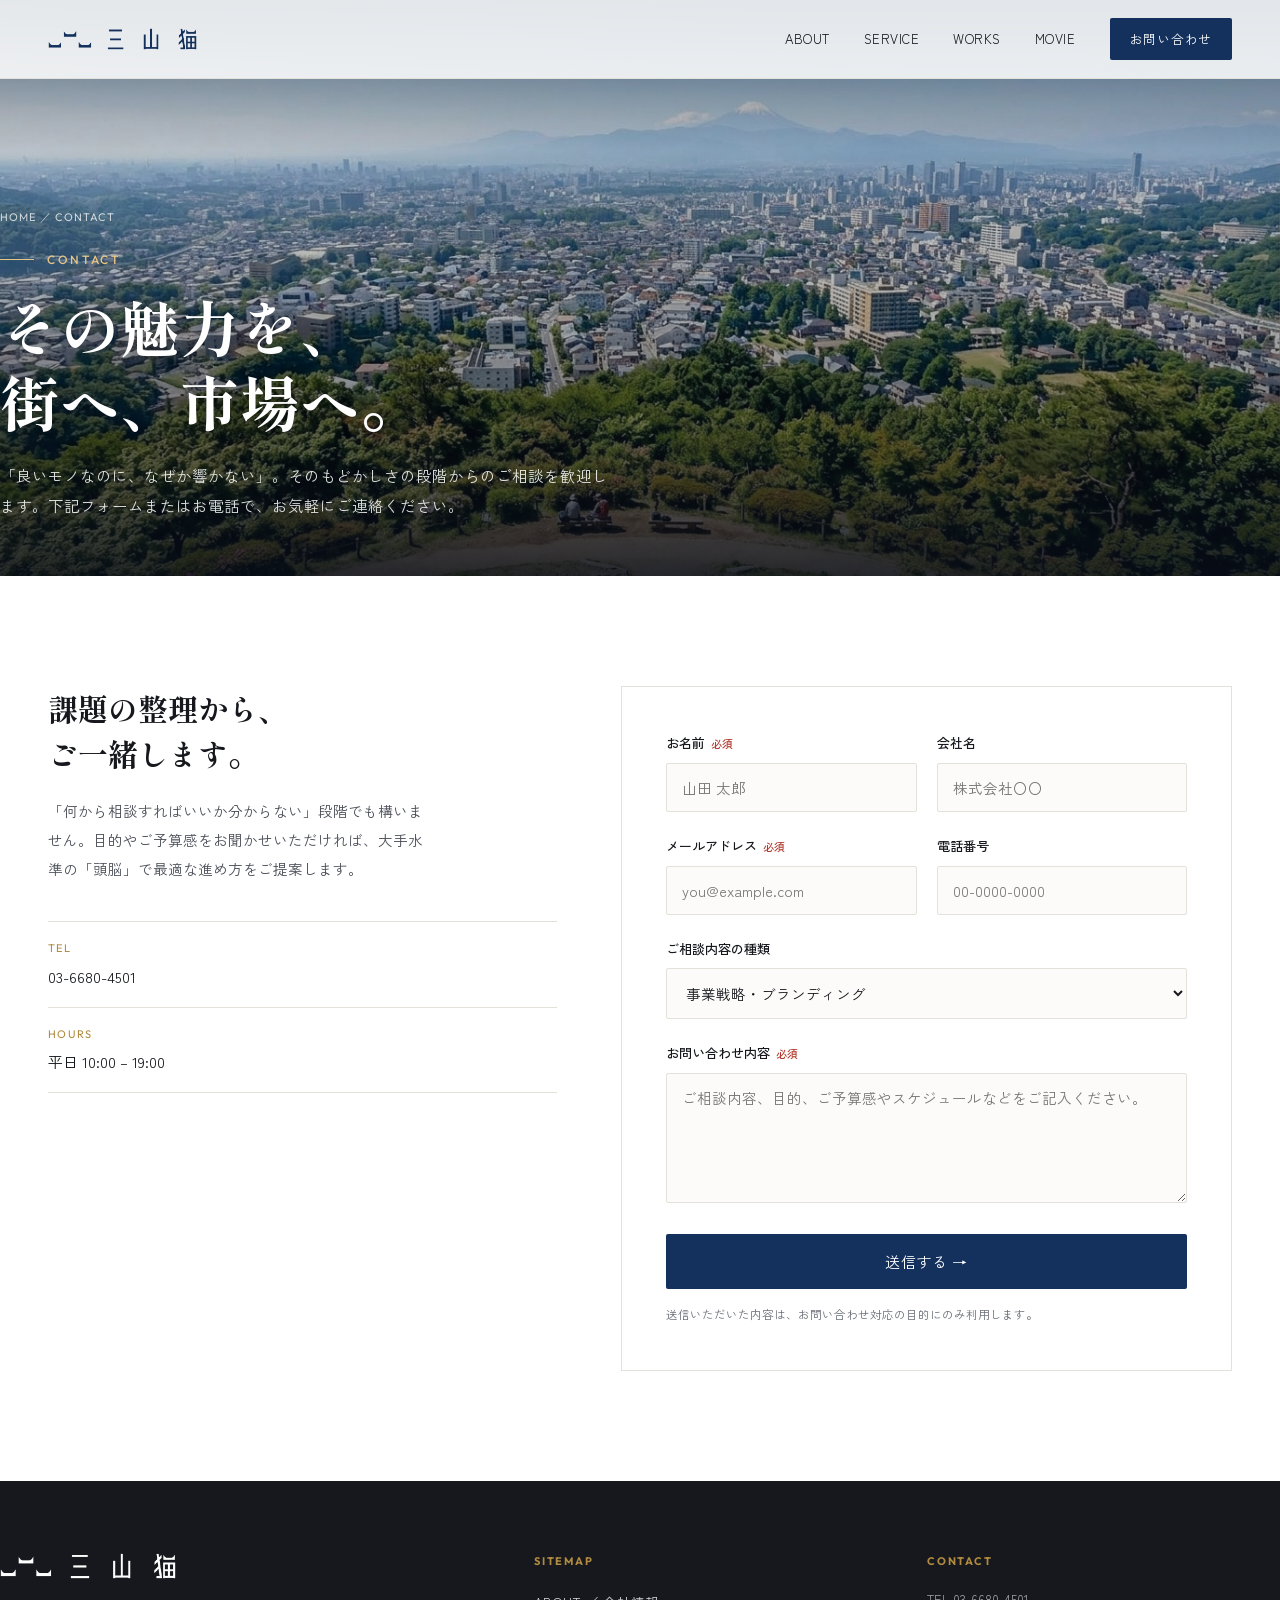
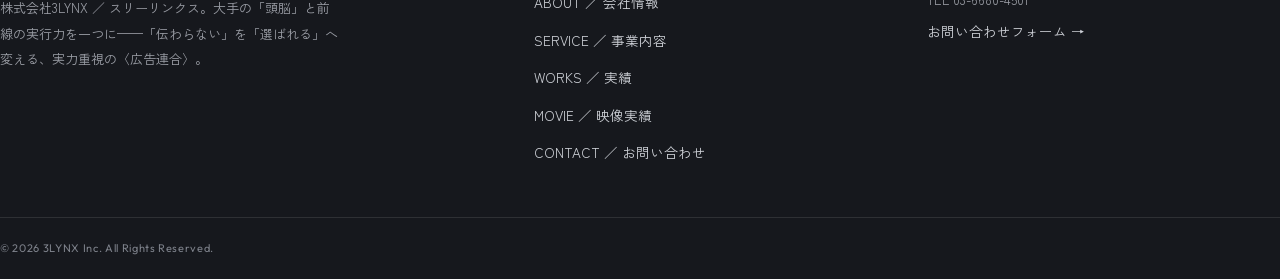
<file: contact.html>
<!DOCTYPE html>
<html lang="ja">
<head>
<meta charset="UTF-8">
<meta name="viewport" content="width=device-width, initial-scale=1.0">
<title>CONTACT ｜ 株式会社3LYNX</title>
<link rel="preconnect" href="https://fonts.googleapis.com">
<link rel="preconnect" href="https://fonts.gstatic.com" crossorigin>
<link href="https://fonts.googleapis.com/css2?family=Shippori+Mincho:wght@500;600;700;800&family=Zen+Kaku+Gothic+New:wght@400;500;700&family=Outfit:wght@300;400;500;600&display=swap" rel="stylesheet">
<link rel="stylesheet" href="styles.css">
<style>
/* contact hero with city image */
.contact-hero{position:relative;min-height:64vh;display:flex;align-items:flex-end;overflow:hidden}
.contact-hero img{position:absolute;inset:0;width:100%;height:100%;object-fit:cover;object-position:center 38%}
.contact-hero .ov{position:absolute;inset:0;z-index:2;background:linear-gradient(180deg,rgba(7,13,24,.62) 0%,rgba(7,13,24,.18) 26%,rgba(7,13,24,.28) 55%,rgba(7,13,24,.86) 100%)}
.contact-hero .inner{position:relative;z-index:3;color:#fff;width:100%;padding:0 0 56px}
.contact-hero .crumb{font-family:"Outfit";font-size:11px;letter-spacing:.1em;color:rgba(255,255,255,.75);margin-bottom:24px}
.contact-hero .crumb a{text-decoration:none}
.contact-hero .ey{color:#e6c587;display:flex;align-items:center;gap:13px;margin-bottom:18px}
.contact-hero .ey::before{content:"";width:34px;height:1px;background:#e6c587}
.contact-hero h1{font-family:"Shippori Mincho",serif;font-weight:700;font-size:clamp(34px,5vw,60px);line-height:1.25;text-shadow:0 2px 34px rgba(0,0,0,.5)}
.contact-hero .lead{margin-top:22px;max-width:620px;font-size:15.5px;line-height:1.95;color:rgba(255,255,255,.86)}
.cwrap{display:grid;grid-template-columns:1fr 1.2fr;gap:64px;align-items:start}
.cside h2{font-family:"Shippori Mincho",serif;font-size:30px;color:var(--ink);line-height:1.5}
.cside p{font-size:14.5px;color:#4a4e57;line-height:2;margin-top:20px;max-width:380px}
.cinfo{margin-top:38px;border-top:1px solid var(--line)}
.cinfo .row{padding:18px 0;border-bottom:1px solid var(--line)}
.cinfo .k{font-family:"Outfit";font-size:11px;letter-spacing:.12em;text-transform:uppercase;color:var(--gold)}
.cinfo .v{font-size:15px;color:var(--ink);margin-top:7px}
.cinfo .v .tbd{font-family:"Outfit";font-size:11px;color:var(--muted);border:1px dashed var(--line);padding:2px 8px;margin-left:8px}

/* form */
.form{background:#fff;border:1px solid var(--line);padding:46px 44px}
.fgroup{margin-bottom:24px}
.fgroup label{display:block;font-size:13px;font-weight:500;margin-bottom:9px;color:var(--ink)}
.fgroup label .req{color:#b23b2e;font-size:11px;margin-left:6px}
.fgroup input,.fgroup textarea,.fgroup select{
  width:100%;font-family:inherit;font-size:14.5px;color:var(--ink);
  border:1px solid var(--line);border-radius:2px;padding:13px 15px;background:#fcfbf9;transition:border .2s,box-shadow .2s;
}
.fgroup textarea{min-height:130px;resize:vertical}
.fgroup input:focus,.fgroup textarea:focus,.fgroup select:focus{outline:none;border-color:var(--navy);box-shadow:0 0 0 3px rgba(19,49,92,.08)}
.fgroup.err input,.fgroup.err textarea{border-color:#c0493b;background:#fdf6f4}
.errmsg{display:none;color:#c0493b;font-size:12px;margin-top:7px}
.fgroup.err .errmsg{display:block}
.frow{display:grid;grid-template-columns:1fr 1fr;gap:20px}
.submit{width:100%;background:var(--navy);color:#fff;border:none;font-family:inherit;font-size:15px;letter-spacing:.04em;padding:17px;border-radius:2px;cursor:pointer;transition:background .2s}
.submit:hover{background:var(--navy-soft)}
.privacy{font-size:11.5px;color:var(--muted);margin-top:16px;line-height:1.7}
.thanks{display:none;text-align:center;padding:60px 20px}
.thanks.show{display:block}
.thanks .ic{width:64px;height:64px;border-radius:50%;border:1.5px solid var(--navy);color:var(--navy);display:grid;place-items:center;font-size:28px;margin:0 auto 24px}
.thanks h3{font-family:"Shippori Mincho",serif;font-size:26px;color:var(--ink)}
.thanks p{font-size:14px;color:#4a4e57;line-height:1.9;margin-top:14px}
.form.sent .formbody{display:none}
@media(max-width:900px){.cwrap{grid-template-columns:1fr;gap:40px}.frow{grid-template-columns:1fr}.form{padding:32px 24px}}
</style>
</head>
<body>

<header>
  <div class="wrap nav">
    <a class="logo" href="index.html"><img class="logo-dark" src="assets/logo-navy.png" alt="3LYNX"><img class="logo-light" src="assets/logo-w.png" alt="3LYNX"></a>
    <nav class="navlinks">
      <a href="about.html">ABOUT</a>
      <a href="service.html">SERVICE</a>
      <a href="works.html">WORKS</a>
      <a href="movie.html">MOVIE</a>
      <a href="contact.html" class="cbtn">お問い合わせ</a>
    </nav>
  </div>
</header>

<section class="contact-hero">
  <img src="assets/contact.png" alt="夜の都市を俯瞰し、大型ビジョンとサイネージが輝く街並み">
  <div class="ov"></div>
  <div class="wrap inner">
    <div class="crumb"><a href="index.html">HOME</a> ／ CONTACT</div>
    <span class="ey">Contact</span>
    <h1>その魅力を、<br>街へ、市場へ。</h1>
    <p class="lead">「良いモノなのに、なぜか響かない」。そのもどかしさの段階からのご相談を歓迎します。下記フォームまたはお電話で、お気軽にご連絡ください。</p>
  </div>
</section>

<section class="sec">
  <div class="wrap cwrap">
    <div class="cside">
      <h2>課題の整理から、<br>ご一緒します。</h2>
      <p>「何から相談すればいいか分からない」段階でも構いません。目的やご予算感をお聞かせいただければ、大手水準の「頭脳」で最適な進め方をご提案します。</p>
      <div class="cinfo">
        <div class="row"><div class="k">Tel</div><div class="v">03-6680-4501</div></div>
        <div class="row"><div class="k">Hours</div><div class="v">平日 10:00 – 19:00</div></div>
      </div>
    </div>

    <div class="form" id="form">
      <form class="formbody" id="formbody" novalidate>
        <div class="frow">
          <div class="fgroup">
            <label>お名前<span class="req">必須</span></label>
            <input type="text" name="name" placeholder="山田 太郎">
            <div class="errmsg">お名前をご入力ください。</div>
          </div>
          <div class="fgroup">
            <label>会社名</label>
            <input type="text" name="company" placeholder="株式会社〇〇">
            <div class="errmsg"></div>
          </div>
        </div>
        <div class="frow">
          <div class="fgroup">
            <label>メールアドレス<span class="req">必須</span></label>
            <input type="email" name="email" placeholder="you@example.com">
            <div class="errmsg">正しいメールアドレスをご入力ください。</div>
          </div>
          <div class="fgroup">
            <label>電話番号</label>
            <input type="tel" name="tel" placeholder="00-0000-0000">
            <div class="errmsg"></div>
          </div>
        </div>
        <div class="fgroup">
          <label>ご相談内容の種類</label>
          <select name="type">
            <option>事業戦略・ブランディング</option>
            <option>映像制作</option>
            <option>広告・キャンペーン</option>
            <option>メディアプランニング＆バイイング</option>
            <option>イベント</option>
            <option>その他</option>
          </select>
          <div class="errmsg"></div>
        </div>
        <div class="fgroup">
          <label>お問い合わせ内容<span class="req">必須</span></label>
          <textarea name="message" placeholder="ご相談内容、目的、ご予算感やスケジュールなどをご記入ください。"></textarea>
          <div class="errmsg">お問い合わせ内容をご入力ください。</div>
        </div>
        <button type="submit" class="submit">送信する →</button>
        <p class="privacy">送信いただいた内容は、お問い合わせ対応の目的にのみ利用します。</p>
      </form>
      <div class="thanks" id="thanks">
        <div class="ic">✓</div>
        <h3>送信しました</h3>
        <p>お問い合わせありがとうございます。<br>内容を確認のうえ、担当者よりご連絡いたします。</p>
      </div>
    </div>
  </div>
</section>

<footer>
  <div class="wrap fmain">
    <div>
      <img class="flogo" src="assets/logo-w.png" alt="3LYNX">
      <p class="fdesc">株式会社3LYNX ／ スリーリンクス。大手の「頭脳」と前線の実行力を一つに——「伝わらない」を「選ばれる」へ変える、実力重視の〈広告連合〉。</p>
    </div>
    <div class="fcol">
      <h4>Sitemap</h4>
      <ul>
        <li><a href="about.html">ABOUT ／ 会社情報</a></li>
        <li><a href="service.html">SERVICE ／ 事業内容</a></li>
        <li><a href="works.html">WORKS ／ 実績</a></li>
        <li><a href="movie.html">MOVIE ／ 映像実績</a></li>
        <li><a href="contact.html">CONTACT ／ お問い合わせ</a></li>
      </ul>
    </div>
    <div class="fcol">
      <h4>Contact</h4>
      <div class="fline">TEL 03-6680-4501</div>
      <div class="fline"><a href="contact.html" style="text-decoration:none">お問い合わせフォーム →</a></div>
    </div>
  </div>
  <div class="wrap fbottom">
    <div class="c">© 2026 3LYNX Inc. All Rights Reserved.</div>
  </div>
</footer>

<script>
(function(){
  var form=document.getElementById('formbody');
  var wrap=document.getElementById('form');
  var thanks=document.getElementById('thanks');
  function setErr(input,on){input.closest('.fgroup').classList.toggle('err',on)}
  form.addEventListener('submit',function(e){
    e.preventDefault();
    var ok=true;
    var name=form.name, email=form.email, msg=form.message;
    if(!name.value.trim()){setErr(name,true);ok=false}else setErr(name,false);
    if(!/^[^@\s]+@[^@\s]+\.[^@\s]+$/.test(email.value.trim())){setErr(email,true);ok=false}else setErr(email,false);
    if(!msg.value.trim()){setErr(msg,true);ok=false}else setErr(msg,false);
    if(!ok){var first=form.querySelector('.fgroup.err input,.fgroup.err textarea');if(first)first.focus();return;}
    var to='yohei.s@3lynx.org';
    var company=form.company.value.trim();
    var subject='【お問い合わせ】'+(company?company+' / ':'')+name.value.trim()+' 様';
    var body=[
      'お名前：'+name.value.trim(),
      '会社名：'+company,
      'メールアドレス：'+email.value.trim(),
      '電話番号：'+form.tel.value.trim(),
      'ご相談内容の種類：'+form.type.value,
      '',
      '【お問い合わせ内容】',
      msg.value.trim()
    ].join('\r\n');
    window.location.href='mailto:'+to+'?subject='+encodeURIComponent(subject)+'&body='+encodeURIComponent(body);
    wrap.classList.add('sent');
    thanks.classList.add('show');
  });
  ['name','email','message'].forEach(function(n){
    form[n].addEventListener('input',function(){setErr(form[n],false)});
  });
})();
</script>
</body>
</html>
</file>
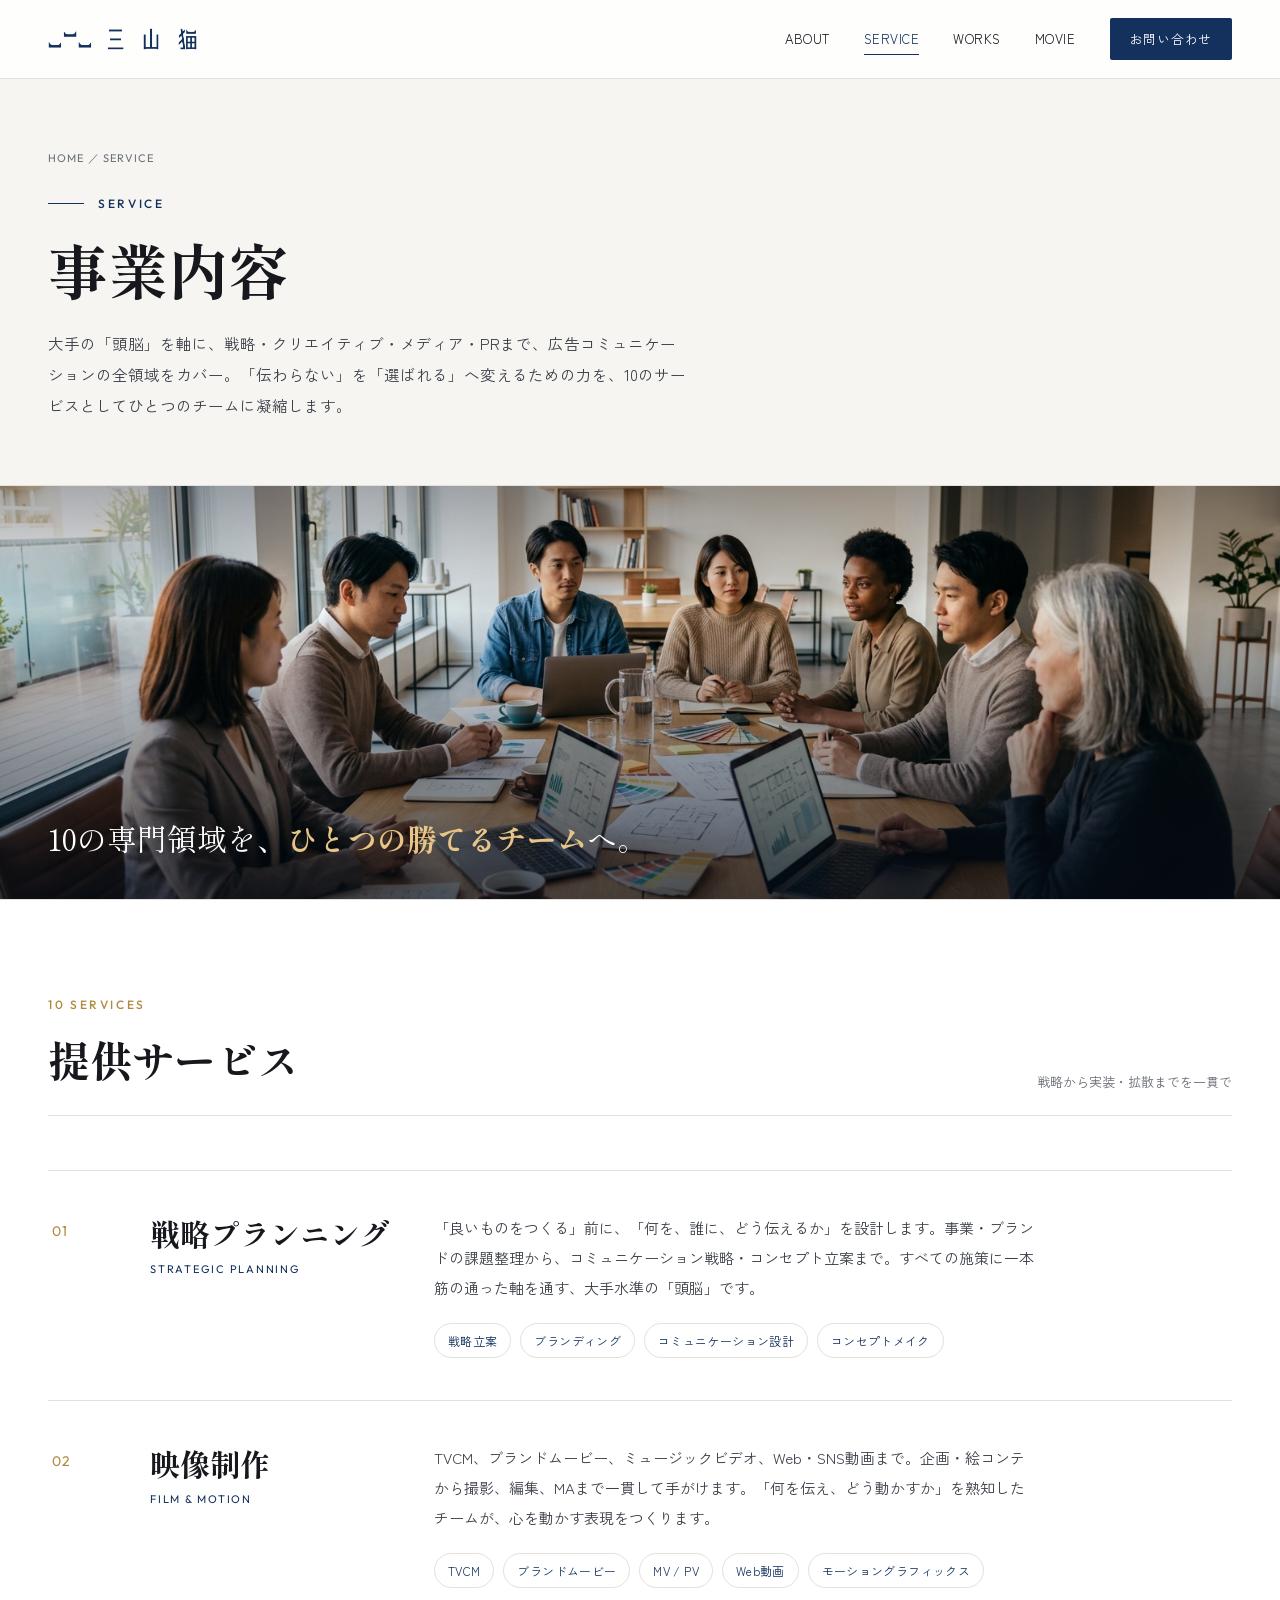
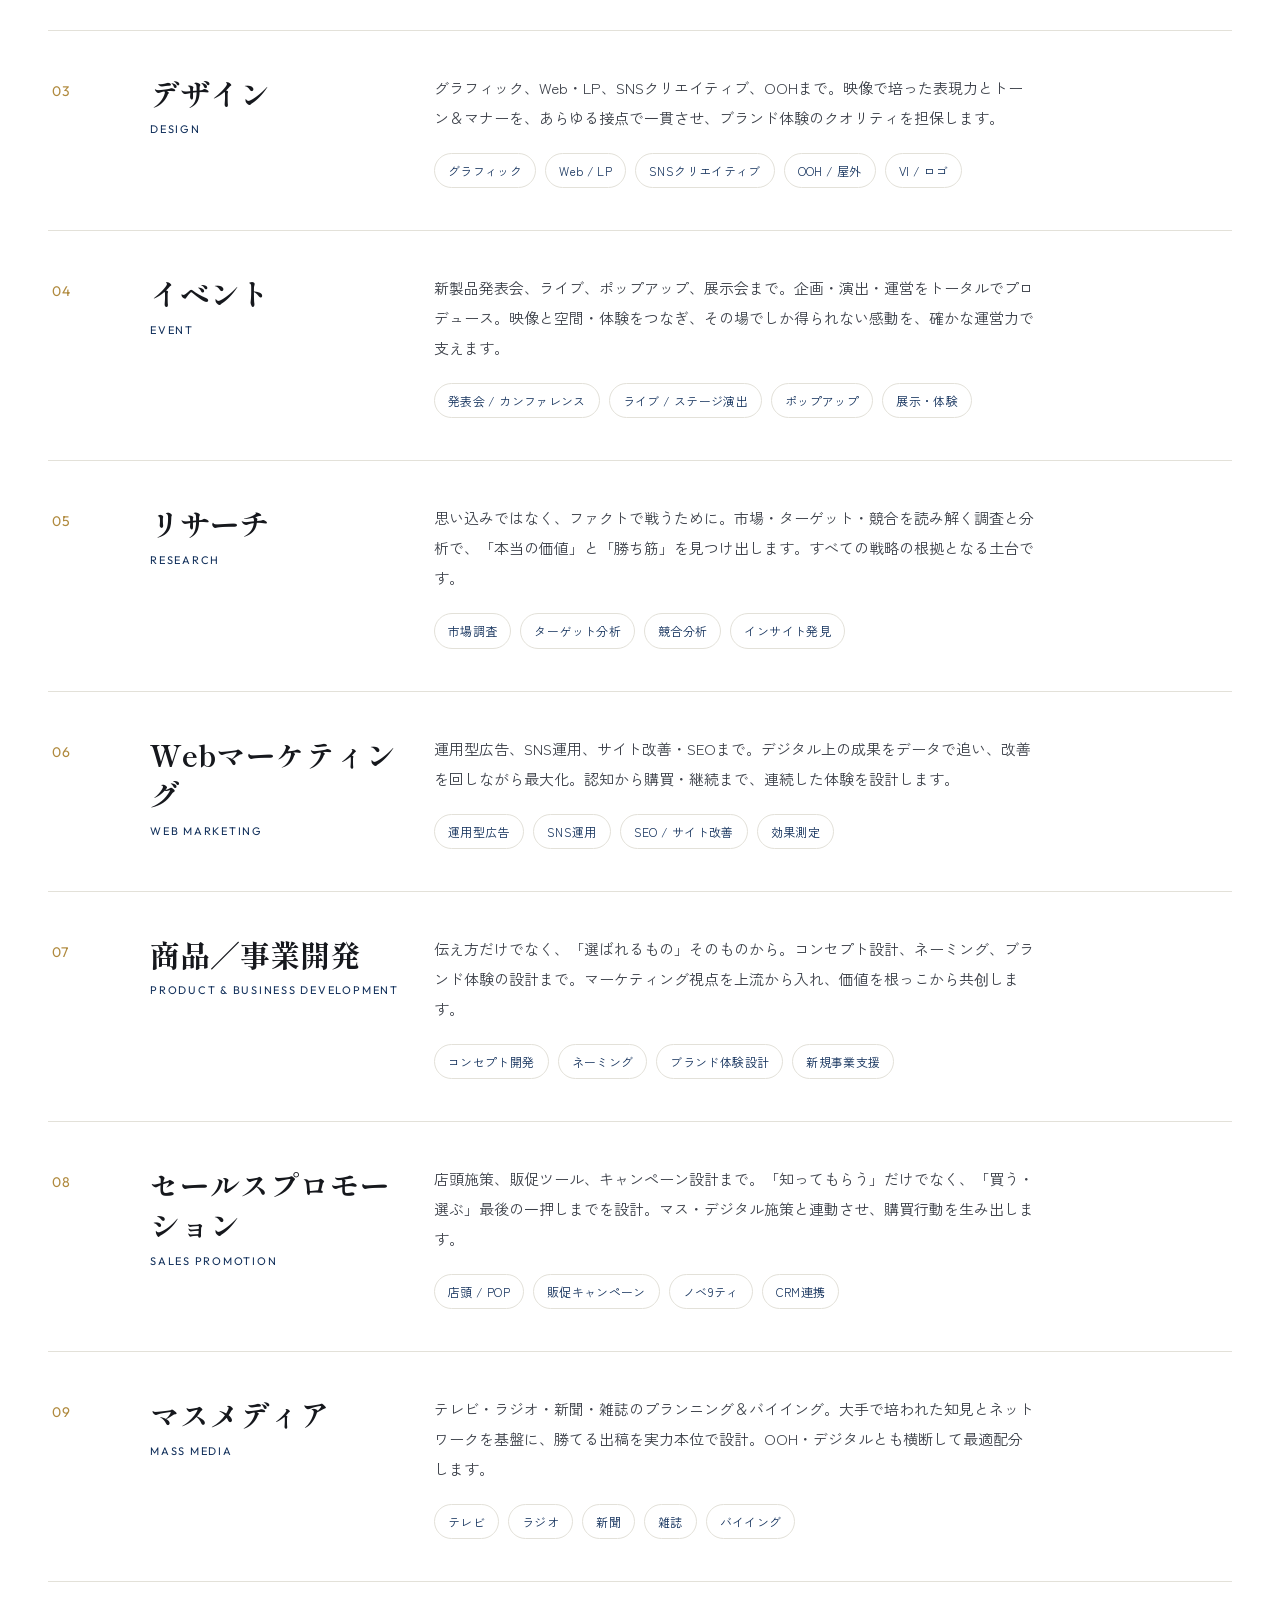
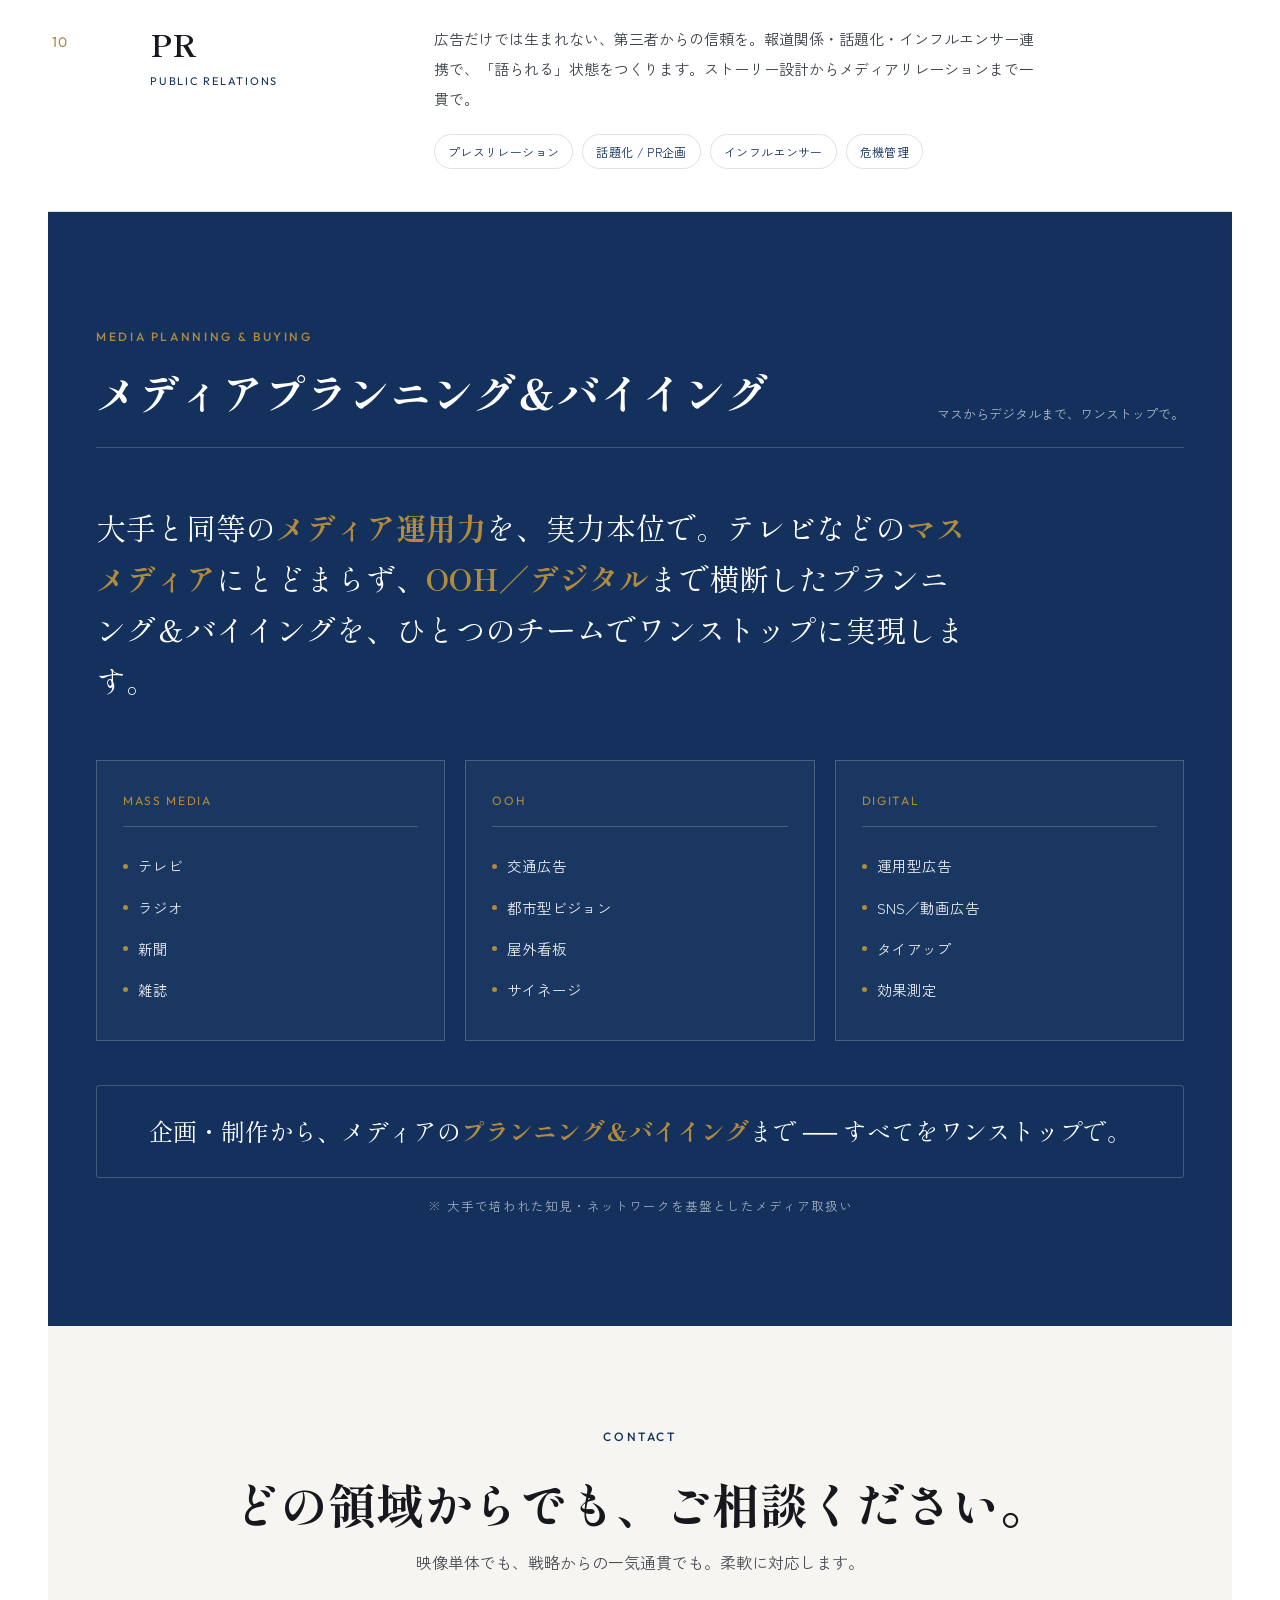
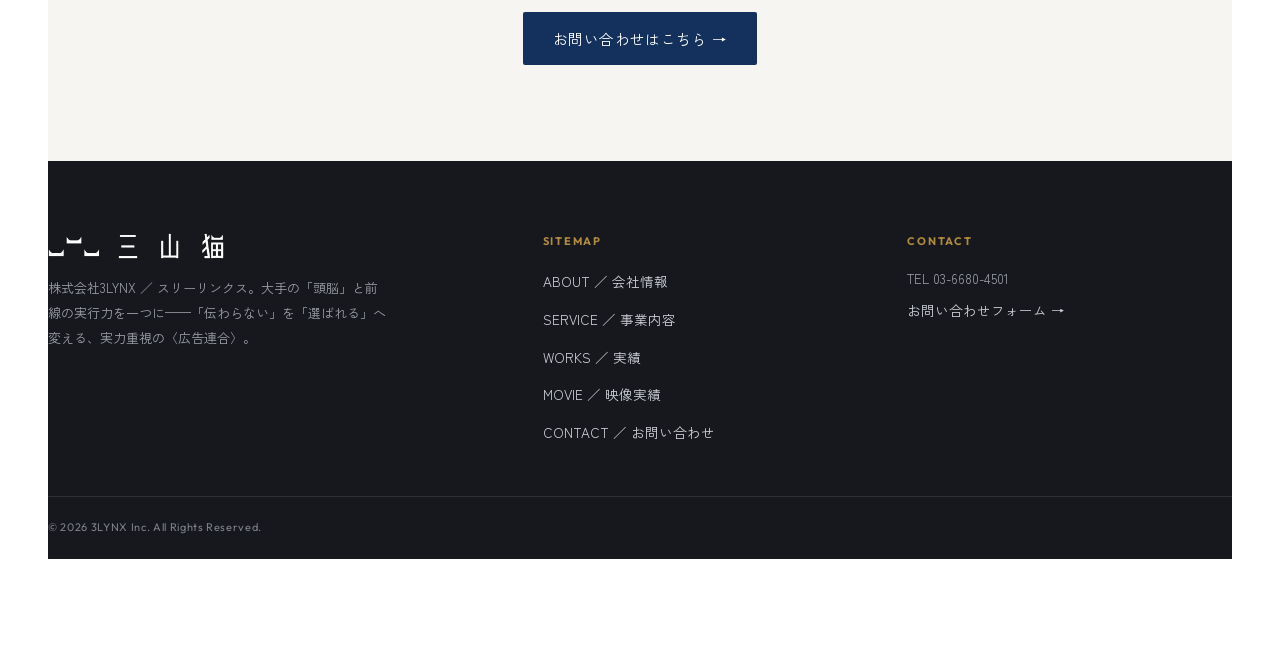
<file: service.html>
<!DOCTYPE html>
<html lang="ja">
<head>
<meta charset="UTF-8">
<meta name="viewport" content="width=device-width, initial-scale=1.0">
<title>SERVICE ｜ 株式会社3LYNX</title>
<link rel="preconnect" href="https://fonts.googleapis.com">
<link rel="preconnect" href="https://fonts.gstatic.com" crossorigin>
<link href="https://fonts.googleapis.com/css2?family=Shippori+Mincho:wght@500;600;700;800&family=Zen+Kaku+Gothic+New:wght@400;500;700&family=Outfit:wght@300;400;500;600&display=swap" rel="stylesheet">
<link rel="stylesheet" href="styles.css">
<style>
/* top decorative band */
.svc-deco{position:relative;height:46vh;min-height:340px;max-height:520px;overflow:hidden;border-bottom:1px solid var(--line);display:flex;align-items:flex-end}
.svc-deco img{position:absolute;inset:0;width:100%;height:100%;object-fit:cover;object-position:center 32%}
.svc-deco .band-overlay{position:absolute;inset:0;z-index:2;background:linear-gradient(180deg,rgba(7,13,24,.35) 0%,rgba(7,13,24,.04) 30%,rgba(7,13,24,.68) 100%)}
.svc-deco .cpy{position:relative;z-index:3;color:#fff;width:100%;padding-bottom:38px}
.svc-deco .cpy .inner{font-family:"Shippori Mincho",serif;font-size:clamp(18px,2.4vw,30px);line-height:1.5;text-shadow:0 2px 24px rgba(0,0,0,.5)}
.svc-deco .cpy .inner b{color:#e6c587}

/* service list */
.slist{border-top:1px solid var(--line)}
.srv-row{display:grid;grid-template-columns:64px 250px 1fr;gap:34px;align-items:start;padding:42px 4px;border-bottom:1px solid var(--line);scroll-margin-top:90px;transition:background .25s}
.srv-row:hover{background:var(--paper)}
.srv-row .no{font-family:"Outfit";font-size:14px;letter-spacing:.06em;color:var(--gold);padding-top:7px}
.srv-row .hd h2{font-family:"Shippori Mincho",serif;font-size:clamp(22px,2.4vw,30px);color:var(--ink);line-height:1.35}
.srv-row .hd .en{font-family:"Outfit";font-size:11px;letter-spacing:.16em;text-transform:uppercase;color:var(--navy);margin-top:8px}
.srv-row .bd p{font-size:15px;color:#3c4049;line-height:2;max-width:600px}
.taglist{display:flex;flex-wrap:wrap;gap:9px;margin-top:20px}
.taglist span{font-size:12px;letter-spacing:.03em;padding:7px 13px;border:1px solid var(--line);border-radius:999px;color:var(--navy);background:#fff}

/* media block */
.media{background:var(--navy);color:#fff;padding:110px 0}
.media .sec-head{border-color:rgba(255,255,255,.18)}
.media .sec-head h2{color:#fff}.media .sec-head .ey{color:var(--gold)}.media .sec-head .jp{color:rgba(255,255,255,.65)}
.mlead{font-family:"Shippori Mincho",serif;font-size:clamp(20px,2.4vw,30px);line-height:1.7;max-width:880px;margin-bottom:54px}
.mlead b{color:var(--gold)}
.mcols{display:grid;grid-template-columns:repeat(3,1fr);gap:20px}
.mcol{border:1px solid rgba(255,255,255,.2);padding:30px 26px;background:rgba(255,255,255,.03)}
.mcol .h{font-family:"Outfit";letter-spacing:.14em;font-size:12px;color:var(--gold);text-transform:uppercase;padding-bottom:16px;border-bottom:1px solid rgba(255,255,255,.2);margin-bottom:18px}
.mcol ul{list-style:none}
.mcol li{font-size:14.5px;padding:9px 0;color:rgba(255,255,255,.9);display:flex;align-items:center;gap:10px}
.mcol li::before{content:"";width:5px;height:5px;background:var(--gold);border-radius:50%;flex:none}
.onestop-line{margin-top:44px;text-align:center;font-family:"Shippori Mincho",serif;font-size:clamp(18px,2vw,24px);padding:26px;border:1px solid rgba(255,255,255,.2);border-radius:3px}
.onestop-line b{color:var(--gold)}
.partner{margin-top:18px;text-align:center;font-size:12.5px;letter-spacing:.08em;color:rgba(255,255,255,.6)}

@media(max-width:900px){
  .srv-row{grid-template-columns:1fr;gap:14px;padding:34px 4px}
  .srv-row .no{padding-top:0}
  .mcols{grid-template-columns:1fr}
}
</style>
</head>
<body>

<header>
  <div class="wrap nav">
    <a class="logo" href="index.html"><img class="logo-dark" src="assets/logo-navy.png" alt="3LYNX"><img class="logo-light" src="assets/logo-w.png" alt="3LYNX"></a>
    <nav class="navlinks">
      <a href="about.html">ABOUT</a>
      <a href="service.html" class="active">SERVICE</a>
      <a href="works.html">WORKS</a>
      <a href="movie.html">MOVIE</a>
      <a href="contact.html" class="cbtn">お問い合わせ</a>
    </nav>
  </div>
</header>

<section class="phero">
  <div class="wrap">
    <div class="crumb"><a href="index.html">HOME</a> ／ SERVICE</div>
    <span class="ey">Service</span>
    <h1>事業内容</h1>
    <p class="lead">大手の「頭脳」を軸に、戦略・クリエイティブ・メディア・PRまで、広告コミュニケーションの全領域をカバー。「伝わらない」を「選ばれる」へ変えるための力を、10のサービスとしてひとつのチームに凝縮します。</p>
  </div>
</section>

<!-- DECORATIVE BAND -->
<section class="svc-deco">
  <img src="assets/service.png" alt="多様な専門家がひとつのテーブルを囲んで議論するチームの俯瞰">
  <div class="band-overlay"></div>
  <div class="wrap cpy"><div class="inner">10の専門領域を、<b>ひとつの勝てるチーム</b>へ。</div></div>
</section>

<!-- SERVICE LIST -->
<section class="sec" style="padding-top:90px">
  <div class="wrap">
    <div class="sec-head">
      <div><span class="ey">10 Services</span><h2>提供サービス</h2></div>
      <span class="jp">戦略から実装・拡散までを一貫で</span>
    </div>
    <div class="slist">

      <div class="srv-row" id="strategy">
        <div class="no">01</div>
        <div class="hd"><h2>戦略プランニング</h2><div class="en">Strategic Planning</div></div>
        <div class="bd">
          <p>「良いものをつくる」前に、「何を、誰に、どう伝えるか」を設計します。事業・ブランドの課題整理から、コミュニケーション戦略・コンセプト立案まで。すべての施策に一本筋の通った軸を通す、大手水準の「頭脳」です。</p>
          <div class="taglist"><span>戦略立案</span><span>ブランディング</span><span>コミュニケーション設計</span><span>コンセプトメイク</span></div>
        </div>
      </div>

      <div class="srv-row" id="film">
        <div class="no">02</div>
        <div class="hd"><h2>映像制作</h2><div class="en">Film &amp; Motion</div></div>
        <div class="bd">
          <p>TVCM、ブランドムービー、ミュージックビデオ、Web・SNS動画まで。企画・絵コンテから撮影、編集、MAまで一貫して手がけます。「何を伝え、どう動かすか」を熟知したチームが、心を動かす表現をつくります。</p>
          <div class="taglist"><span>TVCM</span><span>ブランドムービー</span><span>MV / PV</span><span>Web動画</span><span>モーショングラフィックス</span></div>
        </div>
      </div>

      <div class="srv-row" id="design">
        <div class="no">03</div>
        <div class="hd"><h2>デザイン</h2><div class="en">Design</div></div>
        <div class="bd">
          <p>グラフィック、Web・LP、SNSクリエイティブ、OOHまで。映像で培った表現力とトーン＆マナーを、あらゆる接点で一貫させ、ブランド体験のクオリティを担保します。</p>
          <div class="taglist"><span>グラフィック</span><span>Web / LP</span><span>SNSクリエイティブ</span><span>OOH / 屋外</span><span>VI / ロゴ</span></div>
        </div>
      </div>

      <div class="srv-row" id="event">
        <div class="no">04</div>
        <div class="hd"><h2>イベント</h2><div class="en">Event</div></div>
        <div class="bd">
          <p>新製品発表会、ライブ、ポップアップ、展示会まで。企画・演出・運営をトータルでプロデュース。映像と空間・体験をつなぎ、その場でしか得られない感動を、確かな運営力で支えます。</p>
          <div class="taglist"><span>発表会 / カンファレンス</span><span>ライブ / ステージ演出</span><span>ポップアップ</span><span>展示・体験</span></div>
        </div>
      </div>

      <div class="srv-row" id="research">
        <div class="no">05</div>
        <div class="hd"><h2>リサーチ</h2><div class="en">Research</div></div>
        <div class="bd">
          <p>思い込みではなく、ファクトで戦うために。市場・ターゲット・競合を読み解く調査と分析で、「本当の価値」と「勝ち筋」を見つけ出します。すべての戦略の根拠となる土台です。</p>
          <div class="taglist"><span>市場調査</span><span>ターゲット分析</span><span>競合分析</span><span>インサイト発見</span></div>
        </div>
      </div>

      <div class="srv-row" id="webmarketing">
        <div class="no">06</div>
        <div class="hd"><h2>Webマーケティング</h2><div class="en">Web Marketing</div></div>
        <div class="bd">
          <p>運用型広告、SNS運用、サイト改善・SEOまで。デジタル上の成果をデータで追い、改善を回しながら最大化。認知から購買・継続まで、連続した体験を設計します。</p>
          <div class="taglist"><span>運用型広告</span><span>SNS運用</span><span>SEO / サイト改善</span><span>効果測定</span></div>
        </div>
      </div>

      <div class="srv-row" id="product">
        <div class="no">07</div>
        <div class="hd"><h2>商品／事業開発</h2><div class="en">Product &amp; Business Development</div></div>
        <div class="bd">
          <p>伝え方だけでなく、「選ばれるもの」そのものから。コンセプト設計、ネーミング、ブランド体験の設計まで。マーケティング視点を上流から入れ、価値を根っこから共创します。</p>
          <div class="taglist"><span>コンセプト開発</span><span>ネーミング</span><span>ブランド体験設計</span><span>新規事業支援</span></div>
        </div>
      </div>

      <div class="srv-row" id="promotion">
        <div class="no">08</div>
        <div class="hd"><h2>セールスプロモーション</h2><div class="en">Sales Promotion</div></div>
        <div class="bd">
          <p>店頭施策、販促ツール、キャンペーン設計まで。「知ってもらう」だけでなく、「買う・選ぶ」最後の一押しまでを設計。マス・デジタル施策と連動させ、購買行動を生み出します。</p>
          <div class="taglist"><span>店頭 / POP</span><span>販促キャンペーン</span><span>ノベ9ティ</span><span>CRM連携</span></div>
        </div>
      </div>

      <div class="srv-row" id="massmedia">
        <div class="no">09</div>
        <div class="hd"><h2>マスメディア</h2><div class="en">Mass Media</div></div>
        <div class="bd">
          <p>テレビ・ラジオ・新聞・雑誌のプランニング＆バイイング。大手で培われた知見とネットワークを基盤に、勝てる出稿を実力本位で設計。OOH・デジタルとも横断して最適配分します。</p>
          <div class="taglist"><span>テレビ</span><span>ラジオ</span><span>新聞</span><span>雑誌</span><span>バイイング</span></div>
        </div>
      </div>

      <div class="srv-row" id="pr">
        <div class="no">10</div>
        <div class="hd"><h2>PR</h2><div class="en">Public Relations</div></div>
        <div class="bd">
          <p>広告だけでは生まれない、第三者からの信頼を。報道関係・話題化・インフルエンサー連携で、「語られる」状態をつくります。ストーリー設計からメディアリレーションまで一貫で。</p>
          <div class="taglist"><span>プレスリレーション</span><span>話題化 / PR企画</span><span>インフルエンサー</span><span>危機管理</span></div>
        </div>
      </div>

    </div>

<!-- MEDIA -->
<section class="media" id="media">
  <div class="wrap">
    <div class="sec-head">
      <div><span class="ey">Media Planning &amp; Buying</span><h2>メディアプランニング＆バイイング</h2></div>
      <span class="jp">マスからデジタルまで、ワンストップで。</span>
    </div>
    <p class="mlead">大手と同等の<b>メディア運用力</b>を、実力本位で。テレビなどの<b>マスメディア</b>にとどまらず、<b>OOH／デジタル</b>まで横断したプランニング＆バイイングを、ひとつのチームでワンストップに実現します。</p>
    <div class="mcols">
      <div class="mcol"><div class="h">Mass Media</div><ul><li>テレビ</li><li>ラジオ</li><li>新聞</li><li>雑誌</li></ul></div>
      <div class="mcol"><div class="h">OOH</div><ul><li>交通広告</li><li>都市型ビジョン</li><li>屋外看板</li><li>サイネージ</li></ul></div>
      <div class="mcol"><div class="h">Digital</div><ul><li>運用型広告</li><li>SNS／動画広告</li><li>タイアップ</li><li>効果測定</li></ul></div>
    </div>
    <div class="onestop-line">企画・制作から、メディアの<b>プランニング＆バイイング</b>まで ── すべてをワンストップで。</div>
    <div class="partner">※ 大手で培われた知見・ネットワークを基盤としたメディア取扱い</div>
  </div>
</section>

<!-- CTA -->
<section class="cta" style="background:var(--paper);padding:96px 0;text-align:center">
  <div class="wrap">
    <span class="ey" style="color:var(--navy)">Contact</span>
    <h2 style="font-family:'Shippori Mincho',serif;font-size:clamp(30px,4vw,48px);margin:18px 0 8px">どの領域からでも、ご相談ください。</h2>
    <p style="color:#4a4e57;margin-bottom:36px">映像単体でも、戦略からの一気通貫でも。柔軟に対応します。</p>
    <a class="btn solid" href="contact.html">お問い合わせはこちら →</a>
  </div>
</section>

<footer>
  <div class="wrap fmain">
    <div>
      <img class="flogo" src="assets/logo-w.png" alt="3LYNX">
      <p class="fdesc">株式会社3LYNX ／ スリーリンクス。大手の「頭脳」と前線の実行力を一つに——「伝わらない」を「選ばれる」へ変える、実力重視の〈広告連合〉。</p>
    </div>
    <div class="fcol">
      <h4>Sitemap</h4>
      <ul>
        <li><a href="about.html">ABOUT ／ 会社情報</a></li>
        <li><a href="service.html">SERVICE ／ 事業内容</a></li>
        <li><a href="works.html">WORKS ／ 実績</a></li>
        <li><a href="movie.html">MOVIE ／ 映像実績</a></li>
        <li><a href="contact.html">CONTACT ／ お問い合わせ</a></li>
      </ul>
    </div>
    <div class="fcol">
      <h4>Contact</h4>
      <div class="fline">TEL 03-6680-4501</div>
      <div class="fline"><a href="contact.html" style="text-decoration:none">お問い合わせフォーム →</a></div>
    </div>
  </div>
  <div class="wrap fbottom">
    <div class="c">© 2026 3LYNX Inc. All Rights Reserved.</div>
  </div>
</footer>

</body>
</html>
</file>
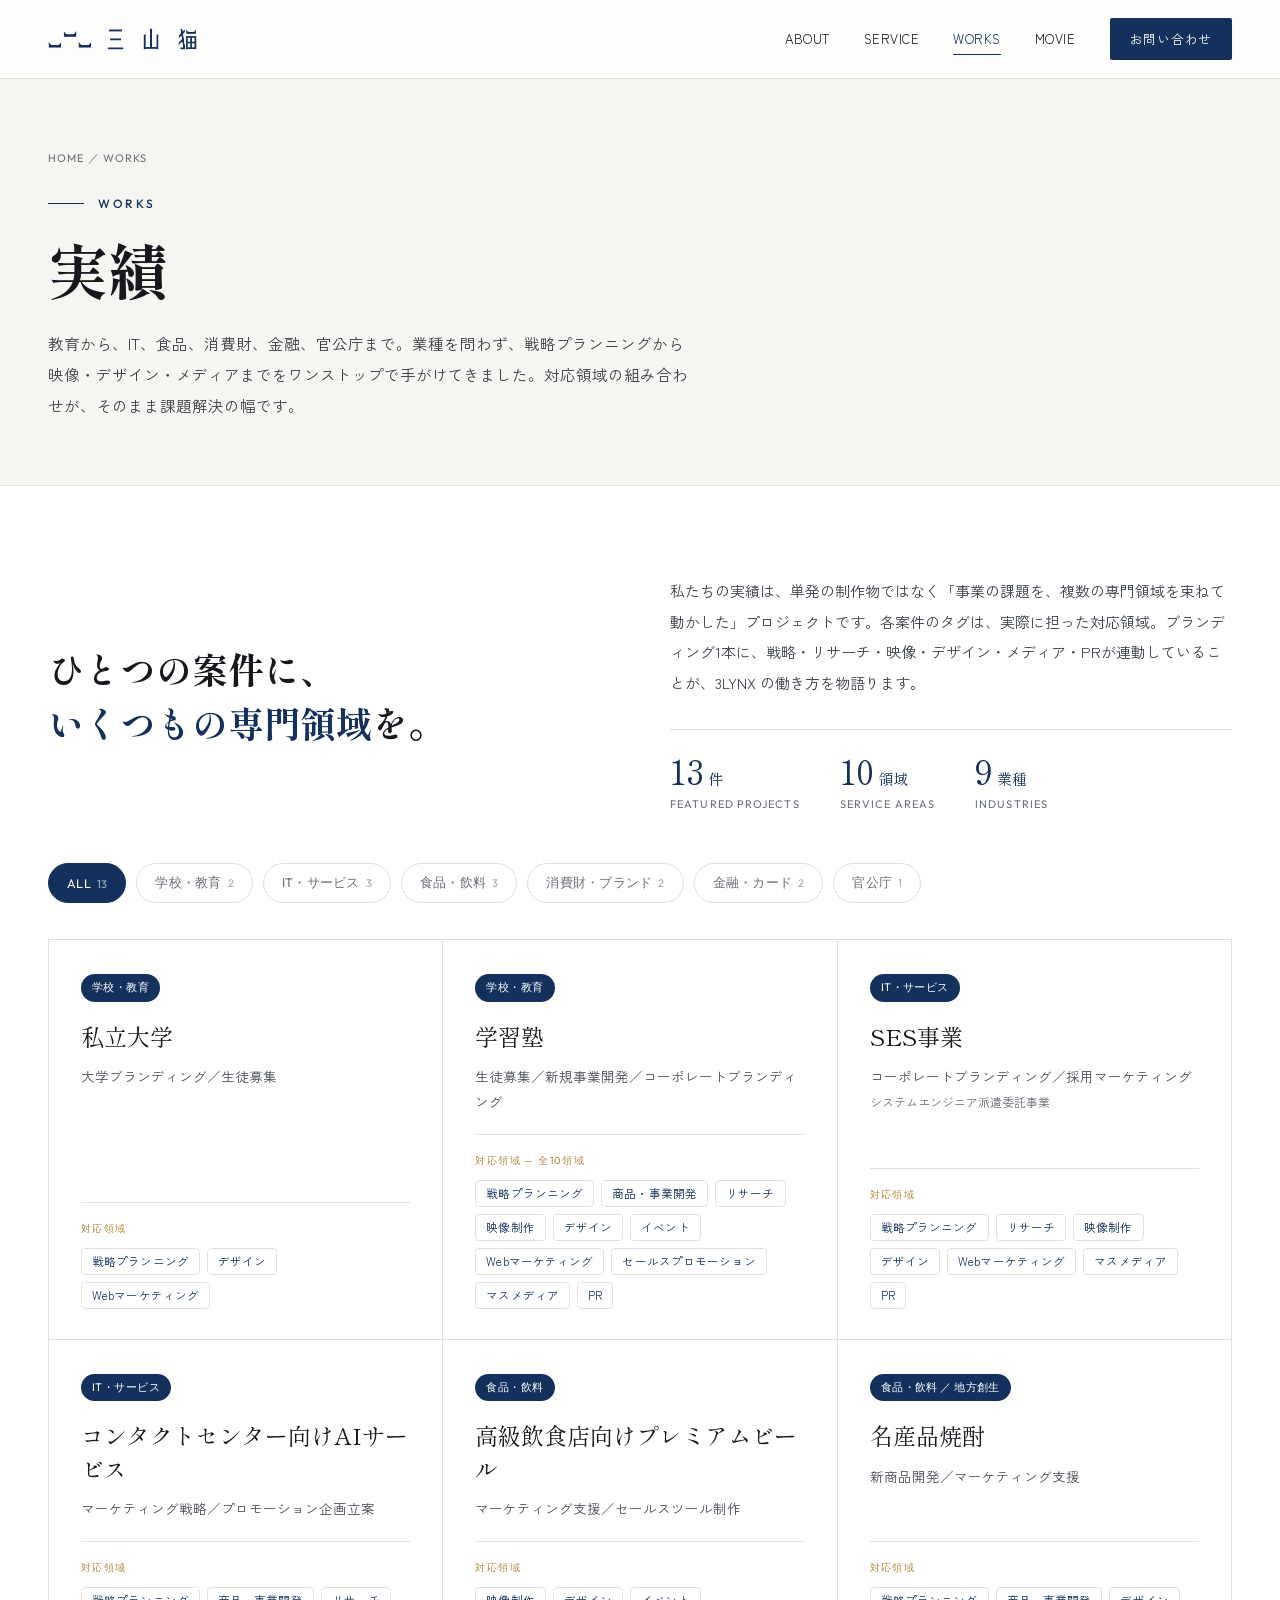
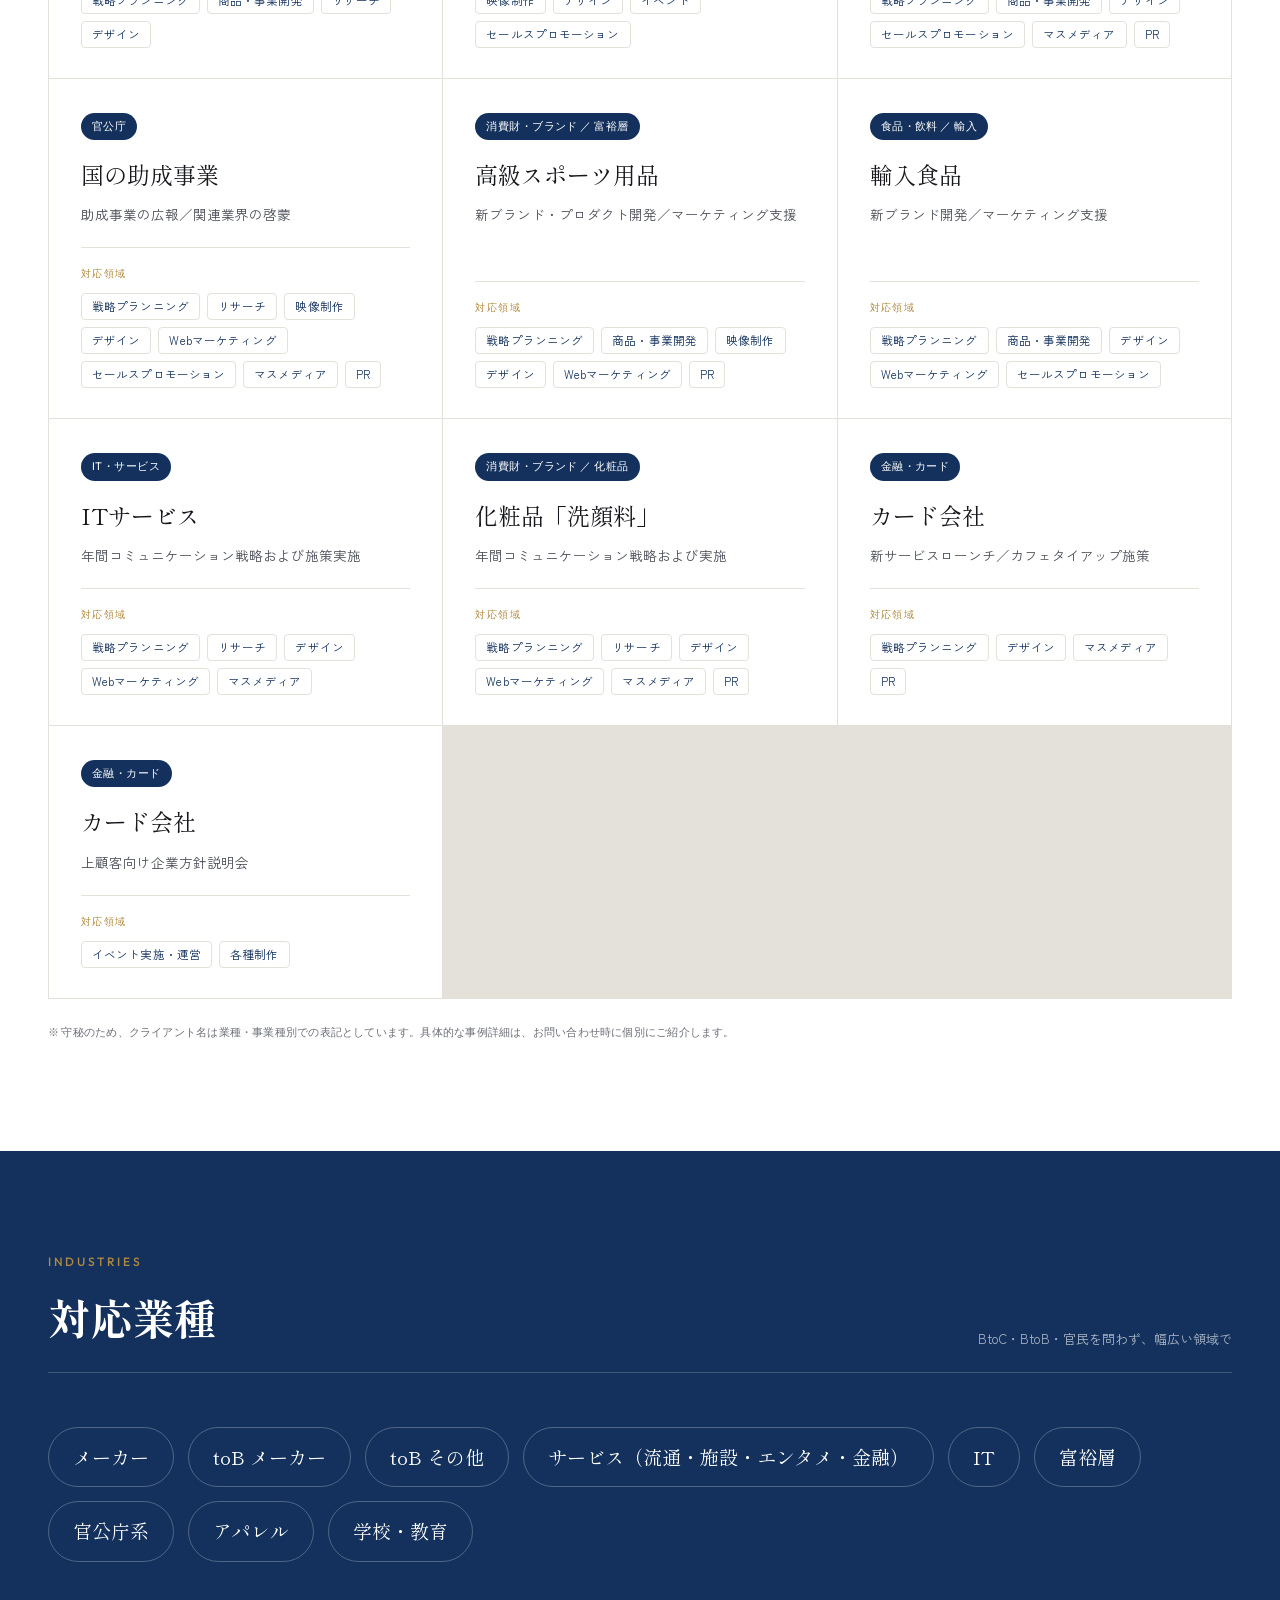
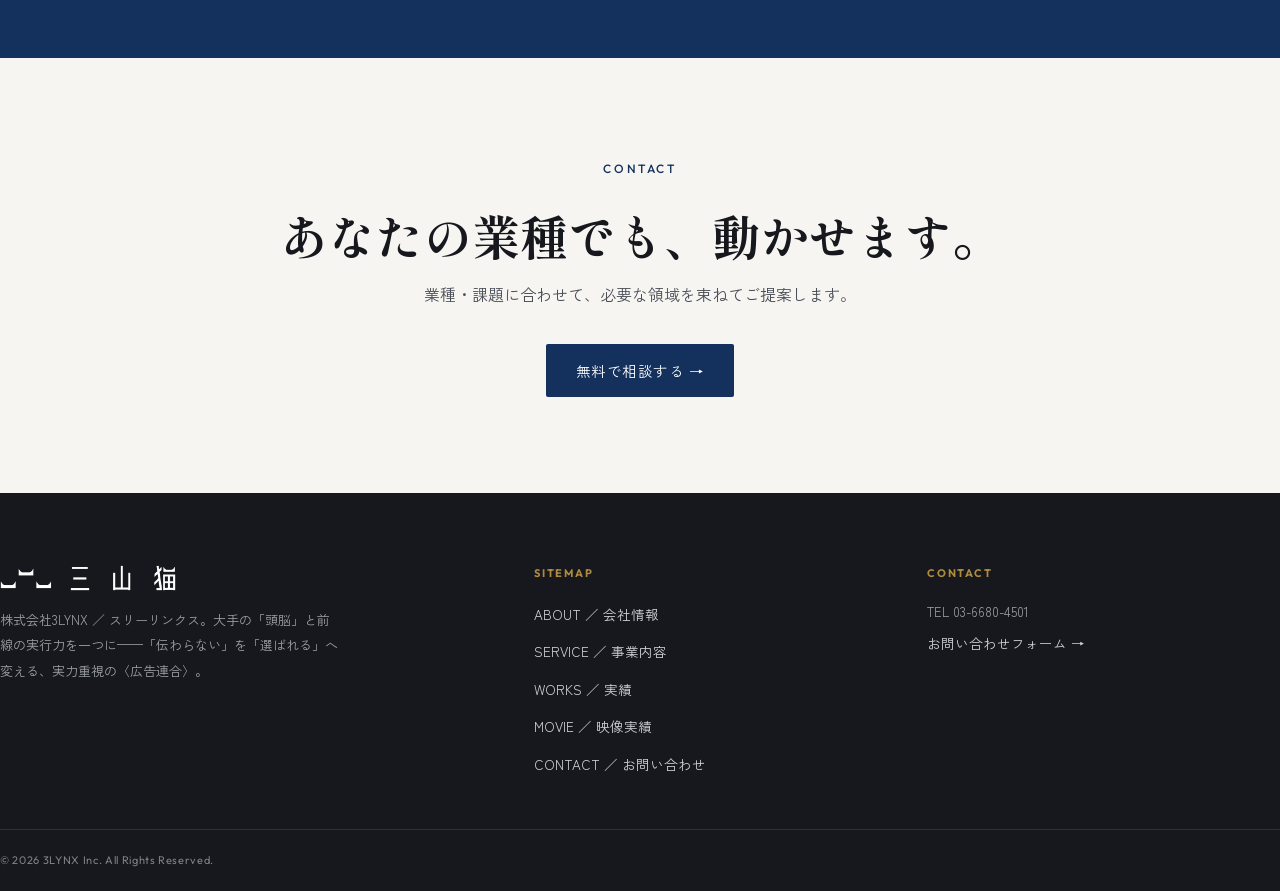
<file: works.html>
<!DOCTYPE html>
<html lang="ja">
<head>
<meta charset="UTF-8">
<meta name="viewport" content="width=device-width, initial-scale=1.0">
<title>WORKS ｜ 株式会社3LYNX</title>
<link rel="preconnect" href="https://fonts.googleapis.com">
<link rel="preconnect" href="https://fonts.gstatic.com" crossorigin>
<link href="https://fonts.googleapis.com/css2?family=Shippori+Mincho:wght@500;600;700;800&family=Zen+Kaku+Gothic+New:wght@400;500;700&family=Outfit:wght@300;400;500;600&display=swap" rel="stylesheet">
<link rel="stylesheet" href="styles.css">
<style>
/* approach intro */
.intro{padding:90px 0 30px}
.intro-grid{display:grid;grid-template-columns:1fr 1fr;gap:60px;align-items:center}
.intro h2{font-family:"Shippori Mincho",serif;font-size:clamp(23px,2.9vw,36px);line-height:1.5;color:var(--ink)}
.intro h2 .nv{color:var(--navy)}
.intro p{font-size:15px;line-height:2.05;color:#3c4049}
.intro .stat{display:flex;gap:40px;margin-top:30px;border-top:1px solid var(--line);padding-top:24px}
.intro .stat .n{font-family:"Shippori Mincho",serif;font-size:34px;color:var(--navy);line-height:1}
.intro .stat .n .u{font-size:15px;margin-left:4px}
.intro .stat .l{font-family:"Outfit";font-size:11px;letter-spacing:.1em;text-transform:uppercase;color:var(--muted);margin-top:8px}

/* filters */
.filters{display:flex;flex-wrap:wrap;gap:10px;margin:0 0 36px}
.filt{font-family:"Outfit";font-size:12.5px;letter-spacing:.02em;padding:10px 18px;border:1px solid var(--line);border-radius:999px;background:#fff;color:var(--muted);cursor:pointer;transition:.2s;white-space:nowrap}
.filt:hover{border-color:var(--navy);color:var(--navy)}
.filt.active{background:var(--navy);color:#fff;border-color:var(--navy)}
.filt .c{opacity:.6;margin-left:6px;font-size:11px}

/* work cards */
.wkgrid{display:grid;grid-template-columns:repeat(3,1fr);gap:1px;background:var(--line);border:1px solid var(--line)}
.wk{background:#fff;padding:34px 32px 30px;display:flex;flex-direction:column;transition:background .25s}
.wk:hover{background:var(--paper)}
.wk .cat{font-family:"Outfit";font-size:11px;letter-spacing:.04em;color:#fff;background:var(--navy);align-self:flex-start;padding:5px 11px;border-radius:999px;margin-bottom:18px;white-space:nowrap}
.wk .nm{font-family:"Shippori Mincho",serif;font-size:23px;color:var(--ink);line-height:1.4}
.wk .task{font-size:13.5px;color:#4a4e57;line-height:1.85;margin-top:12px;flex:1}
.wk .areas{margin-top:20px;padding-top:18px;border-top:1px solid var(--line)}
.wk .areas .h{font-family:"Outfit";font-size:10px;letter-spacing:.14em;text-transform:uppercase;color:var(--gold);margin-bottom:11px}
.wk .tags{display:flex;flex-wrap:wrap;gap:7px}
.wk .tags span{font-size:11.5px;letter-spacing:.01em;padding:5px 10px;border:1px solid var(--line);border-radius:4px;color:var(--navy);background:#fff;line-height:1.3}
.wk:hover .tags span{background:var(--bg)}
.allspan{grid-column:1/-1}
.fullnote{font-family:"Outfit";font-size:11px;color:var(--muted);letter-spacing:.02em;margin-top:24px;line-height:1.7}

/* industries */
.industries{background:var(--navy);color:#fff;padding:96px 0;margin-top:0}
.industries .sec-head{border-color:rgba(255,255,255,.18)}
.industries .sec-head h2{color:#fff}.industries .sec-head .ey{color:var(--gold)}.industries .sec-head .jp{color:rgba(255,255,255,.65)}
.indgrid{display:flex;flex-wrap:wrap;gap:14px}
.indgrid span{font-family:"Shippori Mincho",serif;font-size:clamp(15px,1.6vw,19px);color:#fff;border:1px solid rgba(255,255,255,.25);padding:14px 24px;border-radius:999px;transition:.2s}
.indgrid span:hover{background:rgba(230,197,135,.12);border-color:var(--gold)}

@media(max-width:1000px){.wkgrid{grid-template-columns:1fr 1fr}}
@media(max-width:900px){
  .intro-grid{grid-template-columns:1fr;gap:28px}
  .wkgrid{grid-template-columns:1fr}
}
</style>
</head>
<body>

<header>
  <div class="wrap nav">
    <a class="logo" href="index.html"><img class="logo-dark" src="assets/logo-navy.png" alt="3LYNX"><img class="logo-light" src="assets/logo-w.png" alt="3LYNX"></a>
    <nav class="navlinks">
      <a href="about.html">ABOUT</a>
      <a href="service.html">SERVICE</a>
      <a href="works.html" class="active">WORKS</a>
      <a href="movie.html">MOVIE</a>
      <a href="contact.html" class="cbtn">お問い合わせ</a>
    </nav>
  </div>
</header>

<section class="phero">
  <div class="wrap">
    <div class="crumb"><a href="index.html">HOME</a> ／ WORKS</div>
    <span class="ey">Works</span>
    <h1>実績</h1>
    <p class="lead">教育から、IT、食品、消費財、金融、官公庁まで。業種を問わず、戦略プランニングから映像・デザイン・メディアまでをワンストップで手がけてきました。対応領域の組み合わせが、そのまま課題解決の幅です。</p>
  </div>
</section>

<!-- APPROACH INTRO -->
<section class="intro">
  <div class="wrap intro-grid">
    <h2>ひとつの案件に、<br><span class="nv">いくつもの専門領域</span>を。</h2>
    <div>
      <p>私たちの実績は、単発の制作物ではなく「事業の課題を、複数の専門領域を束ねて動かした」プロジェクトです。各案件のタグは、実際に担った対応領域。ブランディング1本に、戦略・リサーチ・映像・デザイン・メディア・PRが連動していることが、3LYNX の働き方を物語ります。</p>
      <div class="stat">
        <div><div class="n">13<span class="u">件</span></div><div class="l">Featured Projects</div></div>
        <div><div class="n">10<span class="u">領域</span></div><div class="l">Service Areas</div></div>
        <div><div class="n">9<span class="u">業種</span></div><div class="l">Industries</div></div>
      </div>
    </div>
  </div>
</section>

<section class="sec" style="padding-top:20px">
  <div class="wrap">
    <div class="filters" id="filters">
      <button class="filt active" data-cat="all">ALL<span class="c">13</span></button>
      <button class="filt" data-cat="edu">学校・教育<span class="c">2</span></button>
      <button class="filt" data-cat="it">IT・サービス<span class="c">3</span></button>
      <button class="filt" data-cat="food">食品・飲料<span class="c">3</span></button>
      <button class="filt" data-cat="brand">消費財・ブランド<span class="c">2</span></button>
      <button class="filt" data-cat="finance">金融・カード<span class="c">2</span></button>
      <button class="filt" data-cat="gov">官公庁<span class="c">1</span></button>
    </div>

    <div class="wkgrid" id="grid">

      <div class="wk" data-cat="edu">
        <span class="cat">学校・教育</span>
        <div class="nm">私立大学</div>
        <div class="task">大学ブランディング／生徒募集</div>
        <div class="areas"><div class="h">対応領域</div><div class="tags"><span>戦略プランニング</span><span>デザイン</span><span>Webマーケティング</span></div></div>
      </div>

      <div class="wk" data-cat="edu">
        <span class="cat">学校・教育</span>
        <div class="nm">学習塾</div>
        <div class="task">生徒募集／新規事業開発／コーポレートブランディング</div>
        <div class="areas"><div class="h">対応領域 — 全10領域</div><div class="tags"><span>戦略プランニング</span><span>商品・事業開発</span><span>リサーチ</span><span>映像制作</span><span>デザイン</span><span>イベント</span><span>Webマーケティング</span><span>セールスプロモーション</span><span>マスメディア</span><span>PR</span></div></div>
      </div>

      <div class="wk" data-cat="it">
        <span class="cat">IT・サービス</span>
        <div class="nm">SES事業</div>
        <div class="task">コーポレートブランディング／採用マーケティング<br><span style="color:var(--muted);font-size:12px">システムエンジニア派遣委託事業</span></div>
        <div class="areas"><div class="h">対応領域</div><div class="tags"><span>戦略プランニング</span><span>リサーチ</span><span>映像制作</span><span>デザイン</span><span>Webマーケティング</span><span>マスメディア</span><span>PR</span></div></div>
      </div>

      <div class="wk" data-cat="it">
        <span class="cat">IT・サービス</span>
        <div class="nm">コンタクトセンター向けAIサービス</div>
        <div class="task">マーケティング戦略／プロモーション企画立案</div>
        <div class="areas"><div class="h">対応領域</div><div class="tags"><span>戦略プランニング</span><span>商品・事業開発</span><span>リサーチ</span><span>デザイン</span></div></div>
      </div>

      <div class="wk" data-cat="food">
        <span class="cat">食品・飲料</span>
        <div class="nm">高級飲食店向けプレミアムビール</div>
        <div class="task">マーケティング支援／セールスツール制作</div>
        <div class="areas"><div class="h">対応領域</div><div class="tags"><span>映像制作</span><span>デザイン</span><span>イベント</span><span>セールスプロモーション</span></div></div>
      </div>

      <div class="wk" data-cat="food">
        <span class="cat">食品・飲料 ／ 地方創生</span>
        <div class="nm">名産品焼酎</div>
        <div class="task">新商品開発／マーケティング支援</div>
        <div class="areas"><div class="h">対応領域</div><div class="tags"><span>戦略プランニング</span><span>商品・事業開発</span><span>デザイン</span><span>セールスプロモーション</span><span>マスメディア</span><span>PR</span></div></div>
      </div>

      <div class="wk" data-cat="gov">
        <span class="cat">官公庁</span>
        <div class="nm">国の助成事業</div>
        <div class="task">助成事業の広報／関連業界の啓蒙</div>
        <div class="areas"><div class="h">対応領域</div><div class="tags"><span>戦略プランニング</span><span>リサーチ</span><span>映像制作</span><span>デザイン</span><span>Webマーケティング</span><span>セールスプロモーション</span><span>マスメディア</span><span>PR</span></div></div>
      </div>

      <div class="wk" data-cat="brand">
        <span class="cat">消費財・ブランド ／ 富裕層</span>
        <div class="nm">高級スポーツ用品</div>
        <div class="task">新ブランド・プロダクト開発／マーケティング支援</div>
        <div class="areas"><div class="h">対応領域</div><div class="tags"><span>戦略プランニング</span><span>商品・事業開発</span><span>映像制作</span><span>デザイン</span><span>Webマーケティング</span><span>PR</span></div></div>
      </div>

      <div class="wk" data-cat="food">
        <span class="cat">食品・飲料 ／ 輸入</span>
        <div class="nm">輸入食品</div>
        <div class="task">新ブランド開発／マーケティング支援</div>
        <div class="areas"><div class="h">対応領域</div><div class="tags"><span>戦略プランニング</span><span>商品・事業開発</span><span>デザイン</span><span>Webマーケティング</span><span>セールスプロモーション</span></div></div>
      </div>

      <div class="wk" data-cat="it">
        <span class="cat">IT・サービス</span>
        <div class="nm">ITサービス</div>
        <div class="task">年間コミュニケーション戦略および施策実施</div>
        <div class="areas"><div class="h">対応領域</div><div class="tags"><span>戦略プランニング</span><span>リサーチ</span><span>デザイン</span><span>Webマーケティング</span><span>マスメディア</span></div></div>
      </div>

      <div class="wk" data-cat="brand">
        <span class="cat">消費財・ブランド ／ 化粧品</span>
        <div class="nm">化粧品「洗顔料」</div>
        <div class="task">年間コミュニケーション戦略および実施</div>
        <div class="areas"><div class="h">対応領域</div><div class="tags"><span>戦略プランニング</span><span>リサーチ</span><span>デザイン</span><span>Webマーケティング</span><span>マスメディア</span><span>PR</span></div></div>
      </div>

      <div class="wk" data-cat="finance">
        <span class="cat">金融・カード</span>
        <div class="nm">カード会社</div>
        <div class="task">新サービスローンチ／カフェタイアップ施策</div>
        <div class="areas"><div class="h">対応領域</div><div class="tags"><span>戦略プランニング</span><span>デザイン</span><span>マスメディア</span><span>PR</span></div></div>
      </div>

      <div class="wk" data-cat="finance">
        <span class="cat">金融・カード</span>
        <div class="nm">カード会社</div>
        <div class="task">上顧客向け企業方針説明会</div>
        <div class="areas"><div class="h">対応領域</div><div class="tags"><span>イベント実施・運営</span><span>各種制作</span></div></div>
      </div>

    </div>
    <div class="fullnote">※ 守秘のため、クライアント名は業種・事業種別での表記としています。具体的な事例詳細は、お問い合わせ時に個別にご紹介します。</div>
  </div>
</section>

<!-- INDUSTRIES -->
<section class="industries">
  <div class="wrap">
    <div class="sec-head">
      <div><span class="ey">Industries</span><h2>対応業種</h2></div>
      <span class="jp">BtoC・BtoB・官民を問わず、幅広い領域で</span>
    </div>
    <div class="indgrid">
      <span>メーカー</span>
      <span>toB メーカー</span>
      <span>toB その他</span>
      <span>サービス（流通・施設・エンタメ・金融）</span>
      <span>IT</span>
      <span>富裕層</span>
      <span>官公庁系</span>
      <span>アパレル</span>
      <span>学校・教育</span>
    </div>
  </div>
</section>

<!-- CTA -->
<section class="cta" style="background:var(--paper);padding:96px 0;text-align:center">
  <div class="wrap">
    <span class="ey" style="color:var(--navy)">Contact</span>
    <h2 style="font-family:'Shippori Mincho',serif;font-size:clamp(30px,4vw,48px);margin:18px 0 8px">あなたの業種でも、動かせます。</h2>
    <p style="color:#4a4e57;margin-bottom:36px">業種・課題に合わせて、必要な領域を束ねてご提案します。</p>
    <a class="btn solid" href="contact.html">無料で相談する →</a>
  </div>
</section>

<footer>
  <div class="wrap fmain">
    <div>
      <img class="flogo" src="assets/logo-w.png" alt="3LYNX">
      <p class="fdesc">株式会社3LYNX ／ スリーリンクス。大手の「頭脳」と前線の実行力を一つに——「伝わらない」を「選ばれる」へ変える、実力重視の〈広告連合〉。</p>
    </div>
    <div class="fcol">
      <h4>Sitemap</h4>
      <ul>
        <li><a href="about.html">ABOUT ／ 会社情報</a></li>
        <li><a href="service.html">SERVICE ／ 事業内容</a></li>
        <li><a href="works.html">WORKS ／ 実績</a></li>
        <li><a href="movie.html">MOVIE ／ 映像実績</a></li>
        <li><a href="contact.html">CONTACT ／ お問い合わせ</a></li>
      </ul>
    </div>
    <div class="fcol">
      <h4>Contact</h4>
      <div class="fline">TEL 03-6680-4501</div>
      <div class="fline"><a href="contact.html" style="text-decoration:none">お問い合わせフォーム →</a></div>
    </div>
  </div>
  <div class="wrap fbottom">
    <div class="c">© 2026 3LYNX Inc. All Rights Reserved.</div>
  </div>
</footer>

<script>
(function(){
  var filters=document.getElementById('filters');
  var cards=Array.prototype.slice.call(document.querySelectorAll('#grid .wk'));
  filters.addEventListener('click',function(e){
    var btn=e.target.closest('.filt'); if(!btn) return;
    filters.querySelectorAll('.filt').forEach(function(f){f.classList.remove('active')});
    btn.classList.add('active');
    var cat=btn.getAttribute('data-cat');
    cards.forEach(function(c){
      var show = cat==='all' || c.getAttribute('data-cat')===cat;
      c.style.display = show ? 'flex':'none';
    });
  });
})();
</script>
</body>
</html>
</file>
<file: styles.css>
/* ============================================================
   3LYNX — Integrated Communication Partner
   Shared design system (Option 2 / 安心感)
   ============================================================ */
:root{
  --bg:#ffffff;
  --paper:#f6f5f1;
  --paper2:#efece4;
  --ink:#16181d;
  --muted:#6b6f78;
  --line:#e3e1d9;
  --navy:#13315c;
  --navy-soft:#27496f;
  --navy-deep:#0f1b2d;
  --gold:#b08a3e;
  --maxw:1280px;
}
*{margin:0;padding:0;box-sizing:border-box}
html{scroll-behavior:smooth}
body{
  background:var(--bg);
  color:var(--ink);
  font-family:"Zen Kaku Gothic New",sans-serif;
  -webkit-font-smoothing:antialiased;
  overflow-x:hidden;
  line-height:1.6;
}
a{color:inherit}
.wrap{max-width:var(--maxw);margin:0 auto;padding:0 48px}
.min{font-family:"Shippori Mincho",serif}
.out{font-family:"Outfit",sans-serif}
.ey{font-family:"Outfit",sans-serif;font-weight:500;letter-spacing:.22em;font-size:12px;text-transform:uppercase}

/* ---------- placeholder "video / image" ---------- */
.vph{position:relative;overflow:hidden;background:#0f1b2d}
.vph::before{
  content:"";position:absolute;inset:-20%;
  background:
    radial-gradient(55% 55% at 30% 25%, rgba(80,120,180,.45), transparent 62%),
    radial-gradient(50% 50% at 80% 80%, rgba(176,138,62,.28), transparent 60%),
    linear-gradient(160deg,#16335b,#0f1b2d 70%);
  animation:drift 22s ease-in-out infinite alternate;
}
.vph::after{content:"";position:absolute;inset:0;background:repeating-linear-gradient(0deg,rgba(255,255,255,.05) 0 1px,transparent 1px 4px);mix-blend-mode:soft-light}
@keyframes drift{0%{transform:scale(1.04) translate(-1%,0)}100%{transform:scale(1.1) translate(2%,1%)}}
.vph.light{background:var(--paper2)}
.vph.light::before{background:repeating-linear-gradient(135deg,rgba(19,49,92,.06) 0 10px,transparent 10px 20px);animation:none;inset:0}
.vph.light::after{display:none}
.vtag{position:absolute;left:16px;bottom:14px;z-index:3;font-family:"Outfit",sans-serif;font-size:11px;letter-spacing:.14em;color:rgba(255,255,255,.7);display:flex;align-items:center;gap:8px}
.vtag.dark{color:var(--navy)}
.vtag .rec{width:7px;height:7px;border-radius:50%;background:var(--gold)}

/* decorative image placeholder caption */
.deco-cap{position:absolute;left:16px;bottom:14px;z-index:4;max-width:82%;font-family:"Outfit",sans-serif;font-size:11px;letter-spacing:.03em;color:rgba(255,255,255,.78);line-height:1.65;background:rgba(7,13,24,.4);backdrop-filter:blur(5px);padding:9px 13px;border-left:2px solid var(--gold)}
.deco-cap b{color:#e6c587;font-weight:500;letter-spacing:.1em}

/* ---------- header ---------- */
header{position:fixed;top:0;left:0;right:0;z-index:50;background:rgba(255,255,255,.86);backdrop-filter:blur(10px);border-bottom:1px solid var(--line)}
.nav{display:flex;align-items:center;justify-content:space-between;height:78px}
.logo{display:flex;align-items:center;text-decoration:none}
.logo img{display:block;height:22px;width:auto}
.logo .logo-light{display:none}
.navlinks{display:flex;align-items:center;gap:34px}
.navlinks a{color:var(--ink);text-decoration:none;font-size:13px;letter-spacing:.04em;transition:color .2s;position:relative}
.navlinks a:not(.cbtn)::after{content:"";position:absolute;left:0;right:0;bottom:-6px;height:1px;background:var(--navy);transform:scaleX(0);transform-origin:left;transition:transform .25s}
.navlinks a:not(.cbtn):hover::after,.navlinks a.active::after{transform:scaleX(1)}
.navlinks a:hover{color:var(--navy)}
.navlinks a.active{color:var(--navy)}
.navlinks .cbtn{background:var(--navy);color:#fff;padding:11px 20px;border-radius:2px;font-size:12.5px;letter-spacing:.06em}
.navlinks .cbtn::after{display:none}
.navlinks .cbtn:hover{background:var(--navy-soft);color:#fff}

/* ---------- shared section bits ---------- */
.sec{padding:110px 0}
.sec-head{display:flex;align-items:flex-end;justify-content:space-between;margin-bottom:54px;border-bottom:1px solid var(--line);padding-bottom:22px;gap:20px}
.sec-head .ey{color:var(--gold)}
.sec-head h2{font-family:"Shippori Mincho",serif;font-size:clamp(28px,3.4vw,42px);color:var(--ink);margin-top:10px}
.sec-head .jp{font-size:13px;color:var(--muted)}

/* ---------- page hero (subpages) ---------- */
.phero{padding:150px 0 64px;border-bottom:1px solid var(--line);background:var(--paper);position:relative}
.crumb{font-family:"Outfit";font-size:11px;letter-spacing:.1em;color:var(--muted);margin-bottom:26px}
.crumb a{text-decoration:none}
.crumb a:hover{color:var(--navy)}
.phero .ey{color:var(--navy);display:flex;align-items:center;gap:14px}
.phero .ey::before{content:"";width:36px;height:1px;background:var(--navy)}
.phero h1{font-family:"Shippori Mincho",serif;font-weight:700;font-size:clamp(34px,5vw,60px);line-height:1.25;margin-top:18px;color:var(--ink)}
.phero .lead{margin-top:22px;max-width:640px;font-size:15.5px;line-height:2;color:#3c4049}

/* ---------- buttons ---------- */
.btn{display:inline-flex;align-items:center;gap:10px;text-decoration:none;font-size:14.5px;letter-spacing:.03em;padding:15px 30px;border-radius:2px;transition:transform .18s,background .2s;white-space:nowrap}
.btn.solid{background:var(--navy);color:#fff}
.btn.solid:hover{background:var(--navy-soft);transform:translateY(-2px)}
.btn.ghost{border:1px solid var(--navy);color:var(--navy)}
.btn.ghost:hover{background:var(--navy);color:#fff}

/* ---------- footer ---------- */
footer{background:var(--ink);color:#cfd2d8}
.fmain{padding:72px 0 40px;display:grid;grid-template-columns:1.4fr 1fr 1fr;gap:40px}
.fmain .flogo{display:block;height:26px;width:auto}
.fmain .fdesc{font-size:13px;color:#9b9ea6;margin-top:16px;line-height:1.95;max-width:340px}
.fmain .fmem{display:flex;gap:22px;margin-top:24px;font-family:"Shippori Mincho",serif;font-size:15px;color:#e8eaee}
.fcol h4{font-family:"Outfit";font-size:11px;letter-spacing:.16em;text-transform:uppercase;color:var(--gold);margin-bottom:18px}
.fcol ul{list-style:none}
.fcol li{margin-bottom:12px}
.fcol a{font-size:13.5px;color:#cfd2d8;text-decoration:none;transition:color .2s}
.fcol a:hover{color:#fff}
.fcol .fline{font-size:13px;color:#9b9ea6;margin-bottom:9px;line-height:1.7}
.fbottom{border-top:1px solid rgba(255,255,255,.1);padding:22px 0;display:flex;justify-content:space-between;align-items:center;flex-wrap:wrap;gap:14px}
.fbottom .c{font-family:"Outfit";font-size:11px;color:#7d818a;letter-spacing:.06em}
.fbottom .ph{font-family:"Outfit";font-size:10px;color:#6a6e76;border:1px dashed rgba(255,255,255,.2);padding:4px 8px;letter-spacing:.06em}

@media(max-width:900px){
  .wrap{padding:0 24px}
  .navlinks{display:none}
  .fmain{grid-template-columns:1fr;gap:30px}
}
</file>
